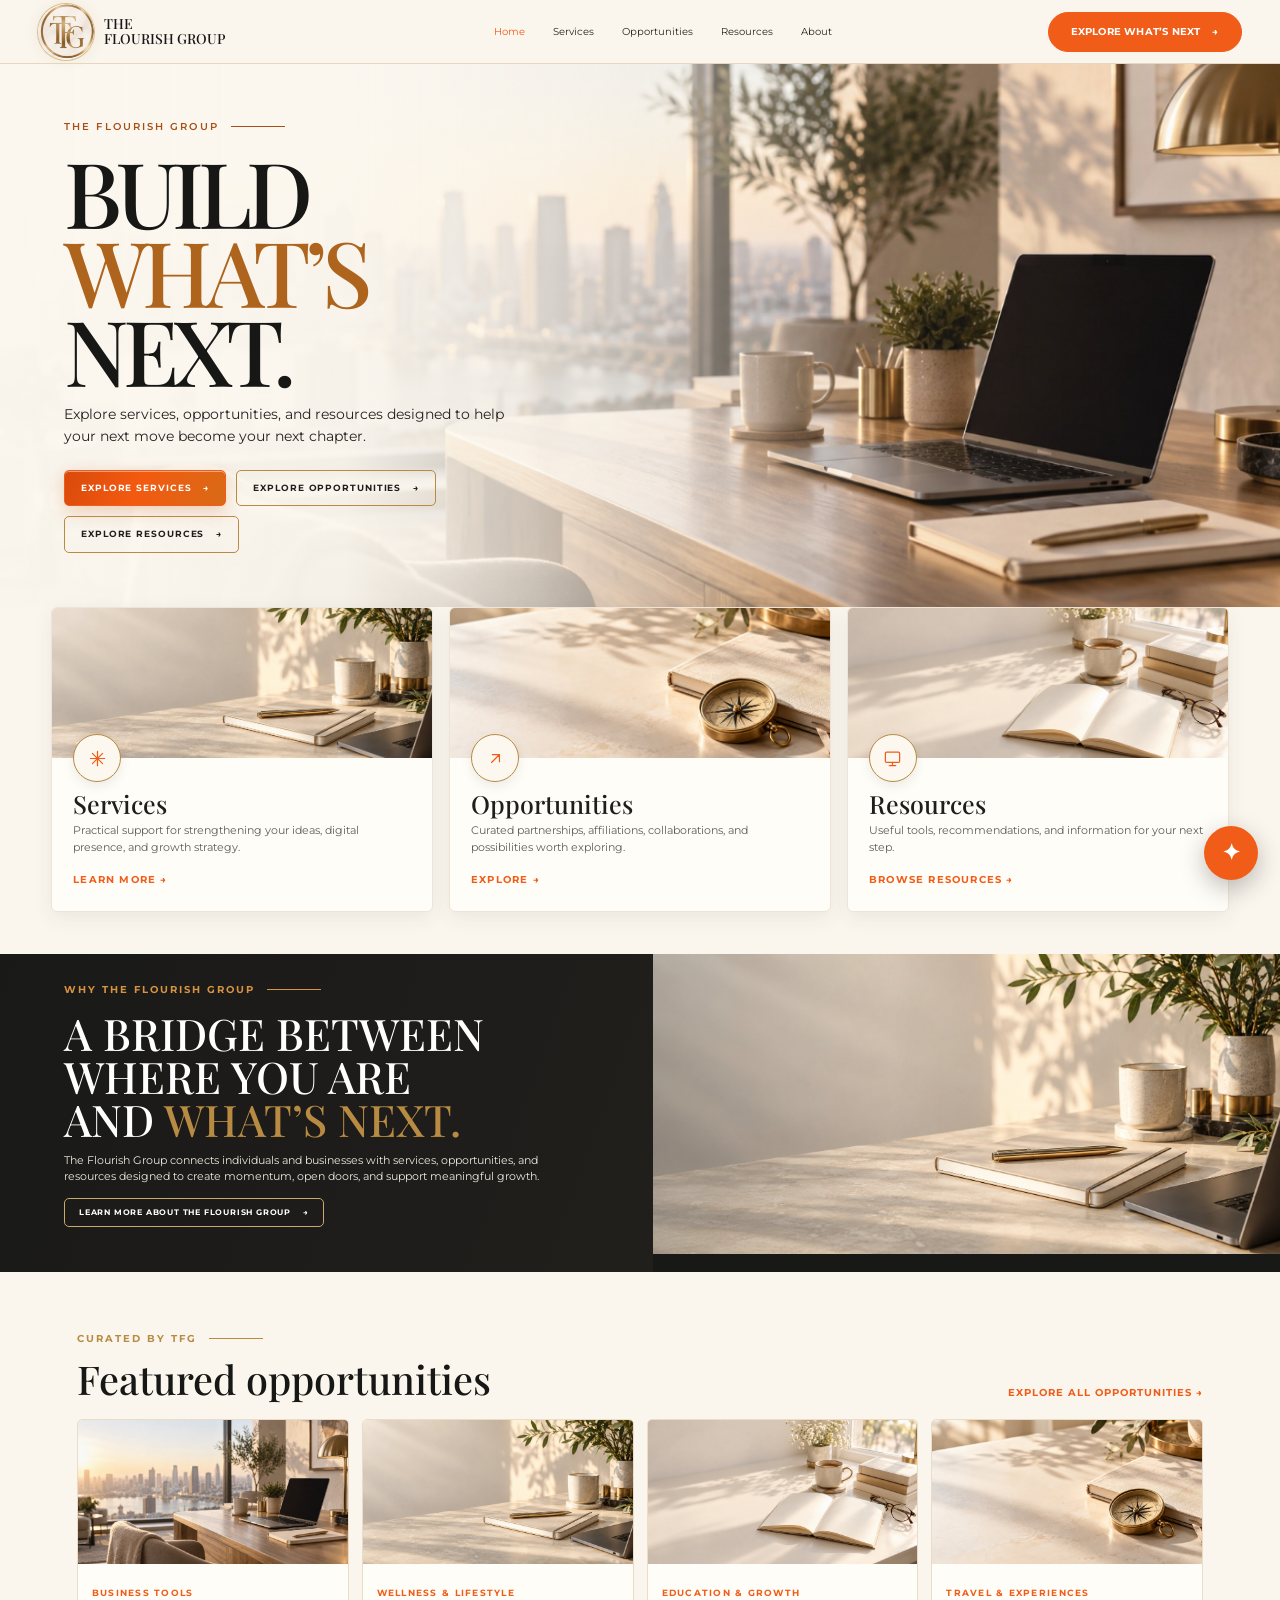
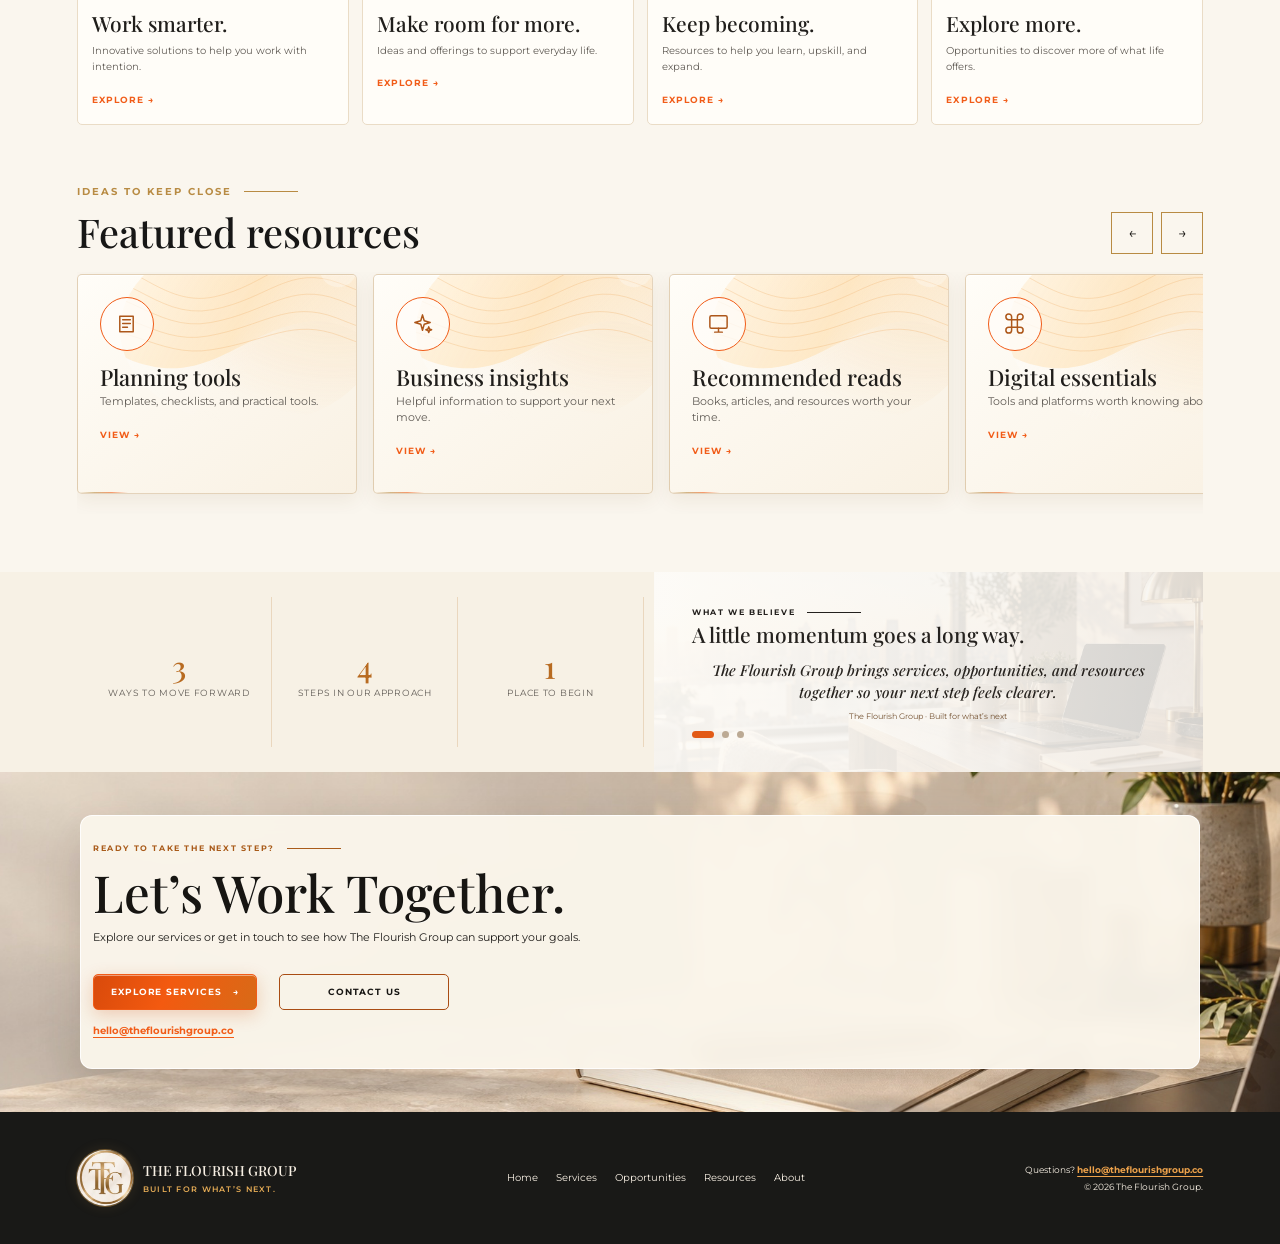
<file: index.html>
<!doctype html>
<html lang="en"><head><meta charset="utf-8"><meta name="viewport" content="width=device-width,initial-scale=1"><meta name="description" content="The Flourish Group brings together services, opportunities, and resources to help you build what’s next."><title>The Flourish Group — Built for What’s Next</title><link rel="stylesheet" href="styles.css?rev=refined-mobile-icons-20260925"></head><body>
<header class="site-header"><a class="brand" href="index.html"><span class="brand-mark" aria-hidden="true"></span><span class="brand-name">THE<br>FLOURISH GROUP</span></a><button class="menu-toggle" aria-label="Open navigation" aria-expanded="false">☰</button><nav class="nav"><a class="active" href="index.html">Home</a><a href="services.html">Services</a><a href="opportunities.html">Opportunities</a><a href="resources.html">Resources</a><a href="about.html">About</a></nav><a class="nav-cta" href="opportunities.html">Explore what’s next <span>→</span></a></header>
<main><section class="hero" data-parallax><div class="hero-copy"><div class="eyebrow">The Flourish Group</div><h1>BUILD<br><em>WHAT’S</em><br>NEXT.</h1><p class="hero-lede">Explore services, opportunities, and resources designed to help your next move become your next chapter.</p><div class="hero-actions"><a class="btn btn-primary" href="services.html">Explore Services <span>→</span></a><a class="btn" href="opportunities.html">Explore Opportunities <span>→</span></a><a class="btn" href="resources.html">Explore Resources <span>→</span></a></div></div><div class="hero-image"><img src="assets/home-hero.jpg" alt="Sunlit workspace with notebook and laptop" fetchpriority="high"></div></section>
<section class="pillars section-pad" aria-label="Explore the Flourish Group"><article class="pillar-card"><a href="services.html"><div class="pillar-visual"><img class="pillar-image" src="assets/services-hero.jpg" alt="Bright, welcoming workspace"></div><div class="pillar-body"><div class="pillar-icon"><svg viewBox="0 0 24 24" aria-hidden="true"><path d="M12 3v18M3 12h18M5.6 5.6l12.8 12.8M18.4 5.6 5.6 18.4"/></svg></div><h2>Services</h2><p>Practical support for strengthening your ideas, digital presence, and growth strategy.</p><span class="text-link">Learn more <span>→</span></span></div></a></article><article class="pillar-card"><a href="opportunities.html"><div class="pillar-visual"><img class="pillar-image" src="assets/opportunities-hero.jpg" alt="Journal and compass suggesting a new direction"></div><div class="pillar-body"><div class="pillar-icon"><svg viewBox="0 0 24 24" aria-hidden="true"><path d="M7 17 17 7M8 7h9v9"/></svg></div><h2>Opportunities</h2><p>Curated partnerships, affiliations, collaborations, and possibilities worth exploring.</p><span class="text-link">Explore <span>→</span></span></div></a></article><article class="pillar-card"><a href="resources.html"><div class="pillar-visual"><img class="pillar-image" src="assets/resources-hero.jpg" alt="Books and notebook in soft sunlight"></div><div class="pillar-body"><div class="pillar-icon"><svg viewBox="0 0 24 24" aria-hidden="true"><rect x="3" y="4" width="18" height="13" rx="1.5"/><path d="M8 21h8m-4-4v4"/></svg></div><h2>Resources</h2><p>Useful tools, recommendations, and information for your next step.</p><span class="text-link">Browse resources <span>→</span></span></div></a></article></section>
<section class="statement"><div class="statement-inner section-pad"><div class="eyebrow">Why The Flourish Group</div><h2>A BRIDGE BETWEEN<br>WHERE YOU ARE<br>AND <em>WHAT’S NEXT.</em></h2><p>The Flourish Group connects individuals and businesses with services, opportunities, and resources designed to create momentum, open doors, and support meaningful growth.</p><a class="btn btn-outline-light" href="about.html">Learn more about The Flourish Group <span>→</span></a></div><div class="statement-photo"><img src="assets/services-hero.jpg" alt="Sunlit lounge and desk in a welcoming workspace"></div></section>
<section class="content-section section-pad"><div class="section-heading"><div><div class="eyebrow">Curated by TFG</div><h2>Featured opportunities</h2></div><a href="opportunities.html">Explore all opportunities <span>→</span></a></div><div class="feature-grid"><article class="feature-card"><div class="feature-image"><img src="assets/home-hero.jpg" alt="Modern tools on a tidy desk"></div><div class="feature-body"><small>Business tools</small><h3>Work smarter.</h3><p>Innovative solutions to help you work with intention.</p><a href="opportunities.html">Explore <span>→</span></a></div></article><article class="feature-card"><div class="feature-image"><img src="assets/services-hero.jpg" alt="Quiet moment for wellness"></div><div class="feature-body"><small>Wellness &amp; lifestyle</small><h3>Make room for more.</h3><p>Ideas and offerings to support everyday life.</p><a href="opportunities.html">Explore <span>→</span></a></div></article><article class="feature-card"><div class="feature-image"><img src="assets/resources-hero.jpg" alt="Books and notes for learning"></div><div class="feature-body"><small>Education &amp; growth</small><h3>Keep becoming.</h3><p>Resources to help you learn, upskill, and expand.</p><a href="opportunities.html">Explore <span>→</span></a></div></article><article class="feature-card"><div class="feature-image"><img src="assets/opportunities-hero.jpg" alt="A compass suggesting new experiences"></div><div class="feature-body"><small>Travel &amp; experiences</small><h3>Explore more.</h3><p>Opportunities to discover more of what life offers.</p><a href="opportunities.html">Explore <span>→</span></a></div></article></div></section>
<section class="content-section section-pad" style="padding-top:0"><div class="section-heading"><div><div class="eyebrow">Ideas to keep close</div><h2>Featured resources</h2></div><div class="carousel-controls"><button type="button" data-scroll="home-resources" data-direction="-1" aria-label="Previous resources">←</button><button type="button" data-scroll="home-resources" data-direction="1" aria-label="Next resources">→</button></div></div><div class="carousel-track" id="home-resources"><article class="category-card"><span class="category-icon"><svg viewBox="0 0 24 24" aria-hidden="true"><path d="M5 4.5h14v16H5zM8 8h8M8 12h8M8 16h5"/></svg></span><h3>Planning tools</h3><p>Templates, checklists, and practical tools.</p><a href="resources.html" class="text-link">View <span>→</span></a></article><article class="category-card"><span class="category-icon"><svg viewBox="0 0 24 24" aria-hidden="true"><path d="m12 3 1.8 6.2L20 11l-6.2 1.8L12 19l-1.8-6.2L4 11l6.2-1.8L12 3Zm6.5 12.5.8 2.2 2.2.8-2.2.8-.8 2.2-.8-2.2-2.2-.8 2.2-.8.8-2.2Z"/></svg></span><h3>Business insights</h3><p>Helpful information to support your next move.</p><a href="resources.html" class="text-link">View <span>→</span></a></article><article class="category-card"><span class="category-icon"><svg viewBox="0 0 24 24" aria-hidden="true"><rect x="3" y="4" width="18" height="13" rx="1.5"/><path d="M8 21h8m-4-4v4"/></svg></span><h3>Recommended reads</h3><p>Books, articles, and resources worth your time.</p><a href="resources.html" class="text-link">View <span>→</span></a></article><article class="category-card"><span class="category-icon"><svg viewBox="0 0 24 24" aria-hidden="true"><path d="M9 6V5a3 3 0 1 0-3 3h12a3 3 0 1 0-3-3v14a3 3 0 1 0 3-3H6a3 3 0 1 0 3 3V6Z"/></svg></span><h3>Digital essentials</h3><p>Tools and platforms worth knowing about.</p><a href="resources.html" class="text-link">View <span>→</span></a></article></div></section>
<section class="proof-section section-pad"><div class="stats"><div class="stat"><strong data-count="3">0</strong><span>Ways to move forward</span></div><div class="stat"><strong data-count="4">0</strong><span>Steps in our approach</span></div><div class="stat"><strong>1</strong><span>Place to begin</span></div></div><section class="testimonial-shell"><div class="eyebrow">What we believe</div><h2 class="section-title">A little momentum goes a long way.</h2><div class="testimonial-card" data-quotes='["The Flourish Group brings services, opportunities, and resources together so your next step feels clearer.","A thoughtful connection can open the door to what comes next.","Useful guidance helps turn possibility into progress."]'><div class="testimonial-mark">“</div><blockquote>The Flourish Group brings services, opportunities, and resources together so your next step feels clearer.</blockquote><p>The Flourish Group · Built for what’s next</p><div class="carousel-dots"><button aria-label="Show statement 1" aria-current="true"></button><button aria-label="Show statement 2" aria-current="false"></button><button aria-label="Show statement 3" aria-current="false"></button></div></div></section></section>
<section class="growth" id="contact"><div class="growth-card"><div class="eyebrow">Ready to take the next step?</div><h2>Let’s Work Together.</h2><p>Explore our services or get in touch to see how The Flourish Group can support your goals.</p><div class="cta-actions"><a class="btn btn-primary" href="services.html">Explore Services <span>→</span></a><a class="btn btn-secondary" href="mailto:hello@theflourishgroup.co">Contact Us</a></div><a class="contact-email" href="mailto:hello@theflourishgroup.co">hello@theflourishgroup.co</a></div></section></main>
<footer class="site-footer"><div class="footer-brand"><span class="brand-mark footer-mark" aria-hidden="true"></span><div>THE FLOURISH GROUP<small>BUILT FOR WHAT’S NEXT.</small></div></div><nav class="footer-nav"><a href="index.html">Home</a><a href="services.html">Services</a><a href="opportunities.html">Opportunities</a><a href="resources.html">Resources</a><a href="about.html">About</a></nav><div class="footer-meta">Questions? <a class="contact-email" href="mailto:hello@theflourishgroup.co">hello@theflourishgroup.co</a><br>© 2026 The Flourish Group.</div></footer><script src="site-refresh.js"></script></body></html>
</file>
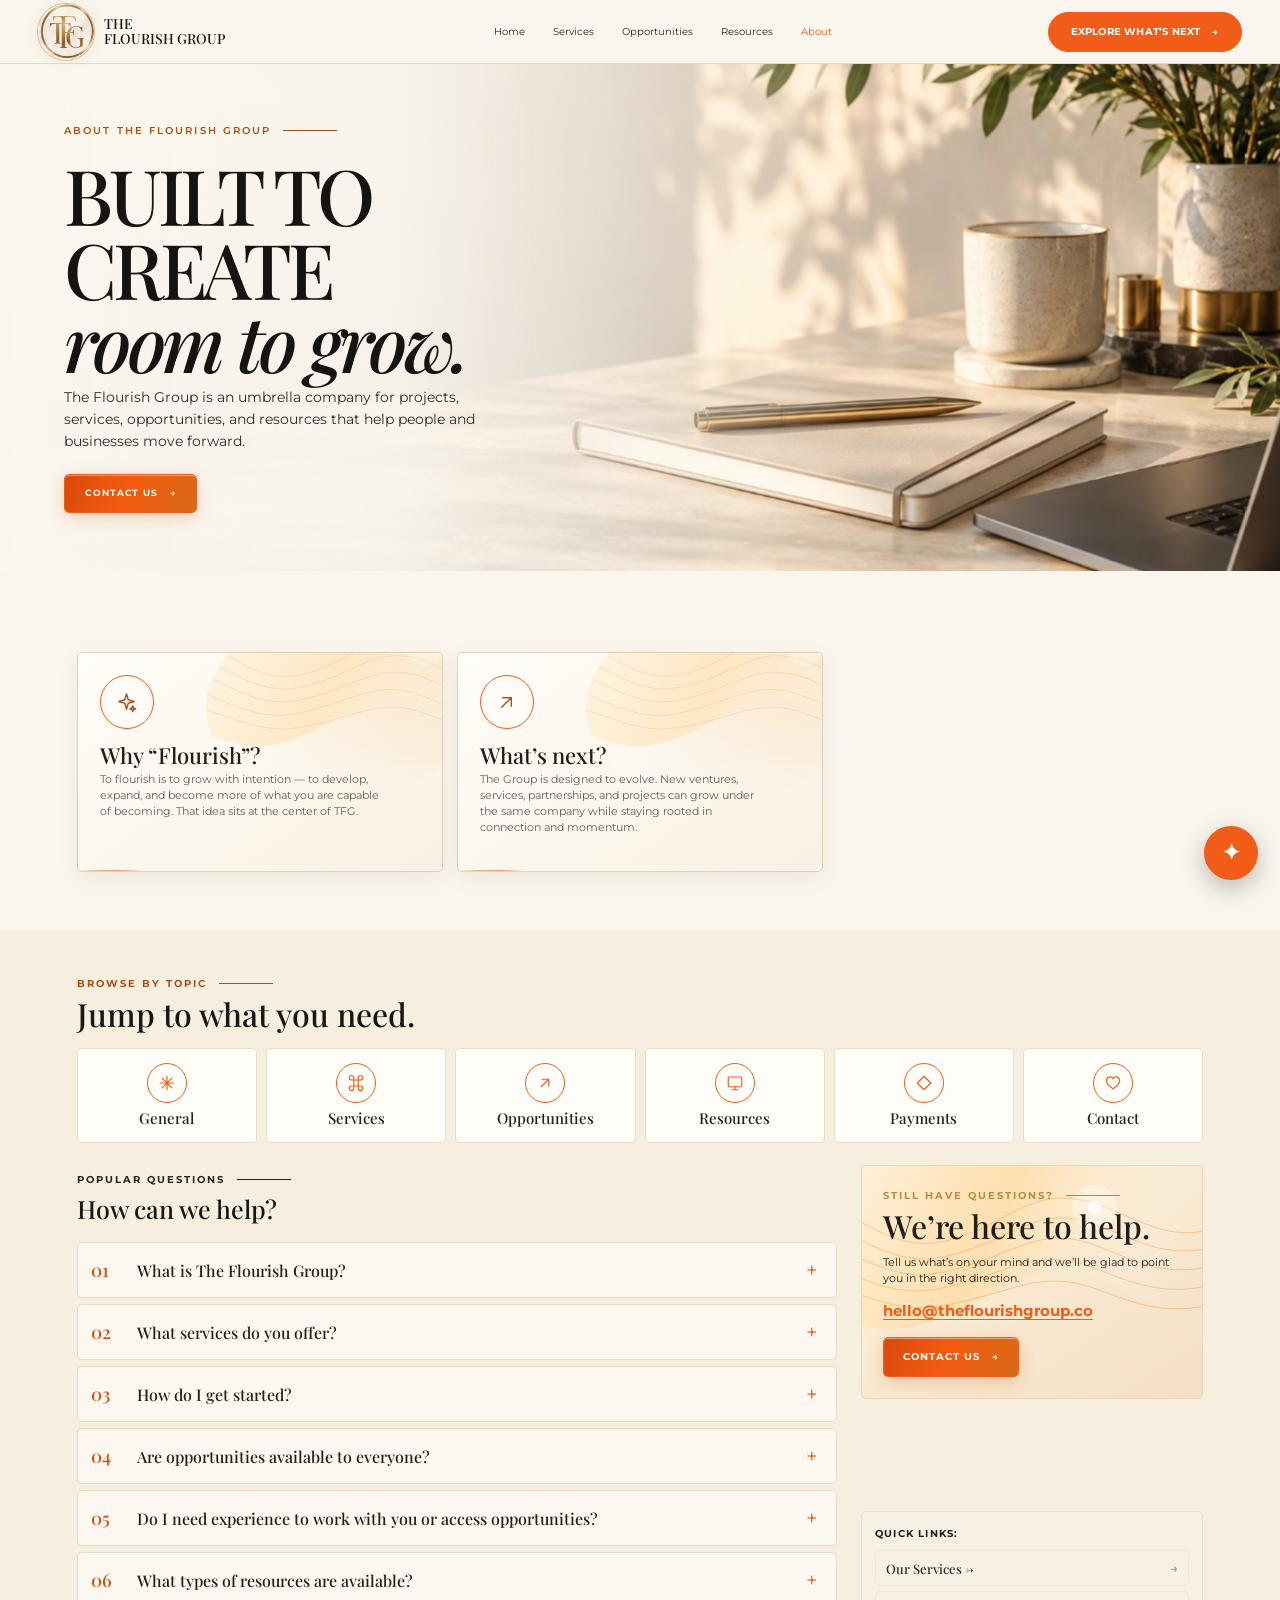
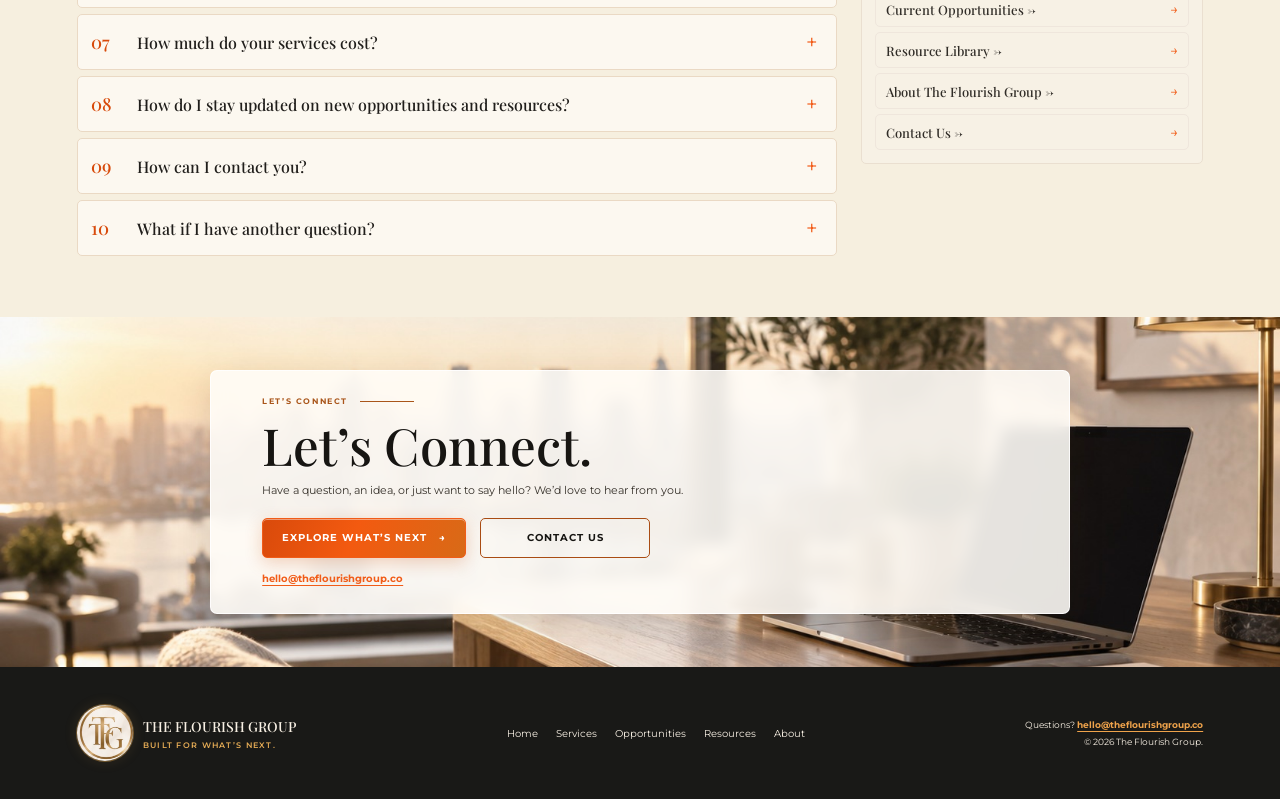
<file: about.html>
<!doctype html>
<html lang="en"><head><meta charset="utf-8"><meta name="viewport" content="width=device-width,initial-scale=1"><meta name="description" content="Learn about The Flourish Group and find answers to common questions."><title>About &amp; FAQs | The Flourish Group</title><link rel="stylesheet" href="styles.css?rev=about-topic-icons-20260925"></head><body>
<header class="site-header"><a class="brand" href="index.html"><span class="brand-mark" aria-hidden="true"></span><span class="brand-name">THE<br>FLOURISH GROUP</span></a><button class="menu-toggle" aria-label="Open navigation" aria-expanded="false">☰</button><nav class="nav"><a href="index.html">Home</a><a href="services.html">Services</a><a href="opportunities.html">Opportunities</a><a href="resources.html">Resources</a><a class="active" href="about.html">About</a></nav><a class="nav-cta" href="opportunities.html">Explore what’s next <span>→</span></a></header>
<main><section class="page-hero" data-parallax><div class="hero-copy"><div class="eyebrow">About The Flourish Group</div><h1>BUILT TO CREATE<br><em>room to grow.</em></h1><p class="hero-lede">The Flourish Group is an umbrella company for projects, services, opportunities, and resources that help people and businesses move forward.</p><a class="btn btn-primary" href="mailto:hello@theflourishgroup.co">Contact Us <span>→</span></a></div><div class="hero-image"><img src="assets/services-hero.jpg" alt="A welcoming, sunlit workspace" fetchpriority="high"></div></section><section class="content-section section-pad"><div class="category-grid"><article class="category-card"><span class="category-icon"><svg viewBox="0 0 24 24" aria-hidden="true"><path d="m12 3 1.8 6.2L20 11l-6.2 1.8L12 19l-1.8-6.2L4 11l6.2-1.8L12 3Zm6.5 12.5.8 2.2 2.2.8-2.2.8-.8 2.2-.8-2.2-2.2-.8 2.2-.8.8-2.2Z"/></svg></span><h3>Why “Flourish”?</h3><p>To flourish is to grow with intention — to develop, expand, and become more of what you are capable of becoming. That idea sits at the center of TFG.</p></article><article class="category-card"><span class="category-icon"><svg viewBox="0 0 24 24" aria-hidden="true"><path d="M7 17 17 7M8 7h9v9"/></svg></span><h3>What’s next?</h3><p>The Group is designed to evolve. New ventures, services, partnerships, and projects can grow under the same company while staying rooted in connection and momentum.</p></article></div></section><section class="content-section section-pad" id="questions"><div class="eyebrow">Browse by topic</div><h2 class="section-title">Jump to what you need.</h2><div class="faq-topic-grid"><a class="topic-card" href="#general"><span><svg viewBox="0 0 24 24" aria-hidden="true"><path d="M12 3v18M3 12h18M5.6 5.6l12.8 12.8M18.4 5.6 5.6 18.4"/></svg></span><strong>General</strong></a><a class="topic-card" href="#services"><span><svg viewBox="0 0 24 24" aria-hidden="true"><path d="M9 6V5a3 3 0 1 0-3 3h12a3 3 0 1 0-3-3v14a3 3 0 1 0 3-3H6a3 3 0 1 0 3 3V6Z"/></svg></span><strong>Services</strong></a><a class="topic-card" href="#opportunities"><span><svg viewBox="0 0 24 24" aria-hidden="true"><path d="M7 17 17 7M8 7h9v9"/></svg></span><strong>Opportunities</strong></a><a class="topic-card" href="#resources"><span><svg viewBox="0 0 24 24" aria-hidden="true"><rect x="3" y="4" width="18" height="13" rx="1.5"/><path d="M8 21h8m-4-4v4"/></svg></span><strong>Resources</strong></a><a class="topic-card" href="#payments"><span><svg viewBox="0 0 24 24" aria-hidden="true"><path d="m12 3 9 9-9 9-9-9 9-9Z"/></svg></span><strong>Payments</strong></a><a class="topic-card" href="#contact-faq"><span><svg viewBox="0 0 24 24" aria-hidden="true"><path d="M20.8 8.8c0 5.2-8.8 11-8.8 11s-8.8-5.8-8.8-11A4.8 4.8 0 0 1 12 6.1a4.8 4.8 0 0 1 8.8 2.7Z"/></svg></span><strong>Contact</strong></a></div>
<div class="faq-layout"><div class="faq-main"><div class="eyebrow">Popular questions</div><h2 class="section-title">How can we help?</h2><div class="faq-list"><article class="faq-item" id="general"><button class="faq-question" aria-expanded="false"><span class="faq-number">01</span><strong>What is The Flourish Group?</strong><span class="faq-toggle">+</span></button><div class="faq-answer"><div><p>The Flourish Group connects people and businesses with thoughtful services, opportunities, and resources to support what comes next.</p></div></div></article>
<article class="faq-item" id="services"><button class="faq-question" aria-expanded="false"><span class="faq-number">02</span><strong>What services do you offer?</strong><span class="faq-toggle">+</span></button><div class="faq-answer"><div><p>Our areas of support include planning and strategy, business support, brand and digital presence, systems and operations, technology, and wellness and lifestyle. Visit <a href="services.html">Services</a> for details.</p></div></div></article>
<article class="faq-item"><button class="faq-question" aria-expanded="false"><span class="faq-number">03</span><strong>How do I get started?</strong><span class="faq-toggle">+</span></button><div class="faq-answer"><div><p>Email <a class="contact-email" href="mailto:hello@theflourishgroup.co">hello@theflourishgroup.co</a> with a little about what you’re looking for. We’ll follow up to discuss a useful next step.</p></div></div></article>
<article class="faq-item" id="opportunities"><button class="faq-question" aria-expanded="false"><span class="faq-number">04</span><strong>Are opportunities available to everyone?</strong><span class="faq-toggle">+</span></button><div class="faq-answer"><div><p>Availability and eligibility depend on the specific offering. We’ll share the details available so you can decide whether it’s a good fit.</p></div></div></article>
<article class="faq-item"><button class="faq-question" aria-expanded="false"><span class="faq-number">05</span><strong>Do I need experience to work with you or access opportunities?</strong><span class="faq-toggle">+</span></button><div class="faq-answer"><div><p>It depends on the service or opportunity. Each listing or conversation will outline any relevant experience or eligibility requirements.</p></div></div></article>
<article class="faq-item" id="resources"><button class="faq-question" aria-expanded="false"><span class="faq-number">06</span><strong>What types of resources are available?</strong><span class="faq-toggle">+</span></button><div class="faq-answer"><div><p>Our collection is intended to include practical tools, templates, business insights, recommended reads, and digital essentials.</p></div></div></article>
<article class="faq-item" id="payments"><button class="faq-question" aria-expanded="false"><span class="faq-number">07</span><strong>How much do your services cost?</strong><span class="faq-toggle">+</span></button><div class="faq-answer"><div><p>Fees depend on the scope of support. We’ll discuss the details and any costs with you before work begins.</p></div></div></article>
<article class="faq-item"><button class="faq-question" aria-expanded="false"><span class="faq-number">08</span><strong>How do I stay updated on new opportunities and resources?</strong><span class="faq-toggle">+</span></button><div class="faq-answer"><div><p>Check the Opportunities and Resources pages for current information. You can also email us and ask to be pointed toward relevant updates.</p></div></div></article>
<article class="faq-item" id="contact-faq"><button class="faq-question" aria-expanded="false"><span class="faq-number">09</span><strong>How can I contact you?</strong><span class="faq-toggle">+</span></button><div class="faq-answer"><div><p>Email us at <a class="contact-email" href="mailto:hello@theflourishgroup.co">hello@theflourishgroup.co</a>. We look forward to hearing from you.</p></div></div></article>
<article class="faq-item"><button class="faq-question" aria-expanded="false"><span class="faq-number">10</span><strong>What if I have another question?</strong><span class="faq-toggle">+</span></button><div class="faq-answer"><div><p>Reach out at <a class="contact-email" href="mailto:hello@theflourishgroup.co">hello@theflourishgroup.co</a> and tell us what you’d like to know.</p></div></div></article></div></div><div class="help-panel"><div><div class="eyebrow">Still have questions?</div><h2>We’re here to help.</h2><p>Tell us what’s on your mind and we’ll be glad to point you in the right direction.</p><a class="contact-email" href="mailto:hello@theflourishgroup.co">hello@theflourishgroup.co</a></div><a class="btn btn-primary" href="mailto:hello@theflourishgroup.co">Contact Us <span>→</span></a></div><div class="quick-links"><strong>Quick links:</strong><a href="services.html">Our Services →</a><a href="opportunities.html">Current Opportunities →</a><a href="resources.html">Resource Library →</a><a href="about.html">About The Flourish Group →</a><a href="mailto:hello@theflourishgroup.co">Contact Us →</a></div></div></section><section class="cta-band" id="contact"><div class="cta-card"><div><div class="eyebrow">Let’s connect</div><h2>Let’s Connect.</h2><p>Have a question, an idea, or just want to say hello? We’d love to hear from you.</p></div><div class="cta-actions"><a class="btn btn-primary" href="opportunities.html">Explore what’s next <span>→</span></a><a class="btn btn-secondary" href="mailto:hello@theflourishgroup.co">Contact Us</a></div><a class="contact-email" href="mailto:hello@theflourishgroup.co">hello@theflourishgroup.co</a></div></section></main>
<footer class="site-footer"><div class="footer-brand"><span class="brand-mark footer-mark" aria-hidden="true"></span><div>THE FLOURISH GROUP<small>BUILT FOR WHAT’S NEXT.</small></div></div><nav class="footer-nav"><a href="index.html">Home</a><a href="services.html">Services</a><a href="opportunities.html">Opportunities</a><a href="resources.html">Resources</a><a href="about.html">About</a></nav><div class="footer-meta">Questions? <a class="contact-email" href="mailto:hello@theflourishgroup.co">hello@theflourishgroup.co</a><br>© 2026 The Flourish Group.</div></footer><script src="site-refresh.js"></script></body></html>
</file>
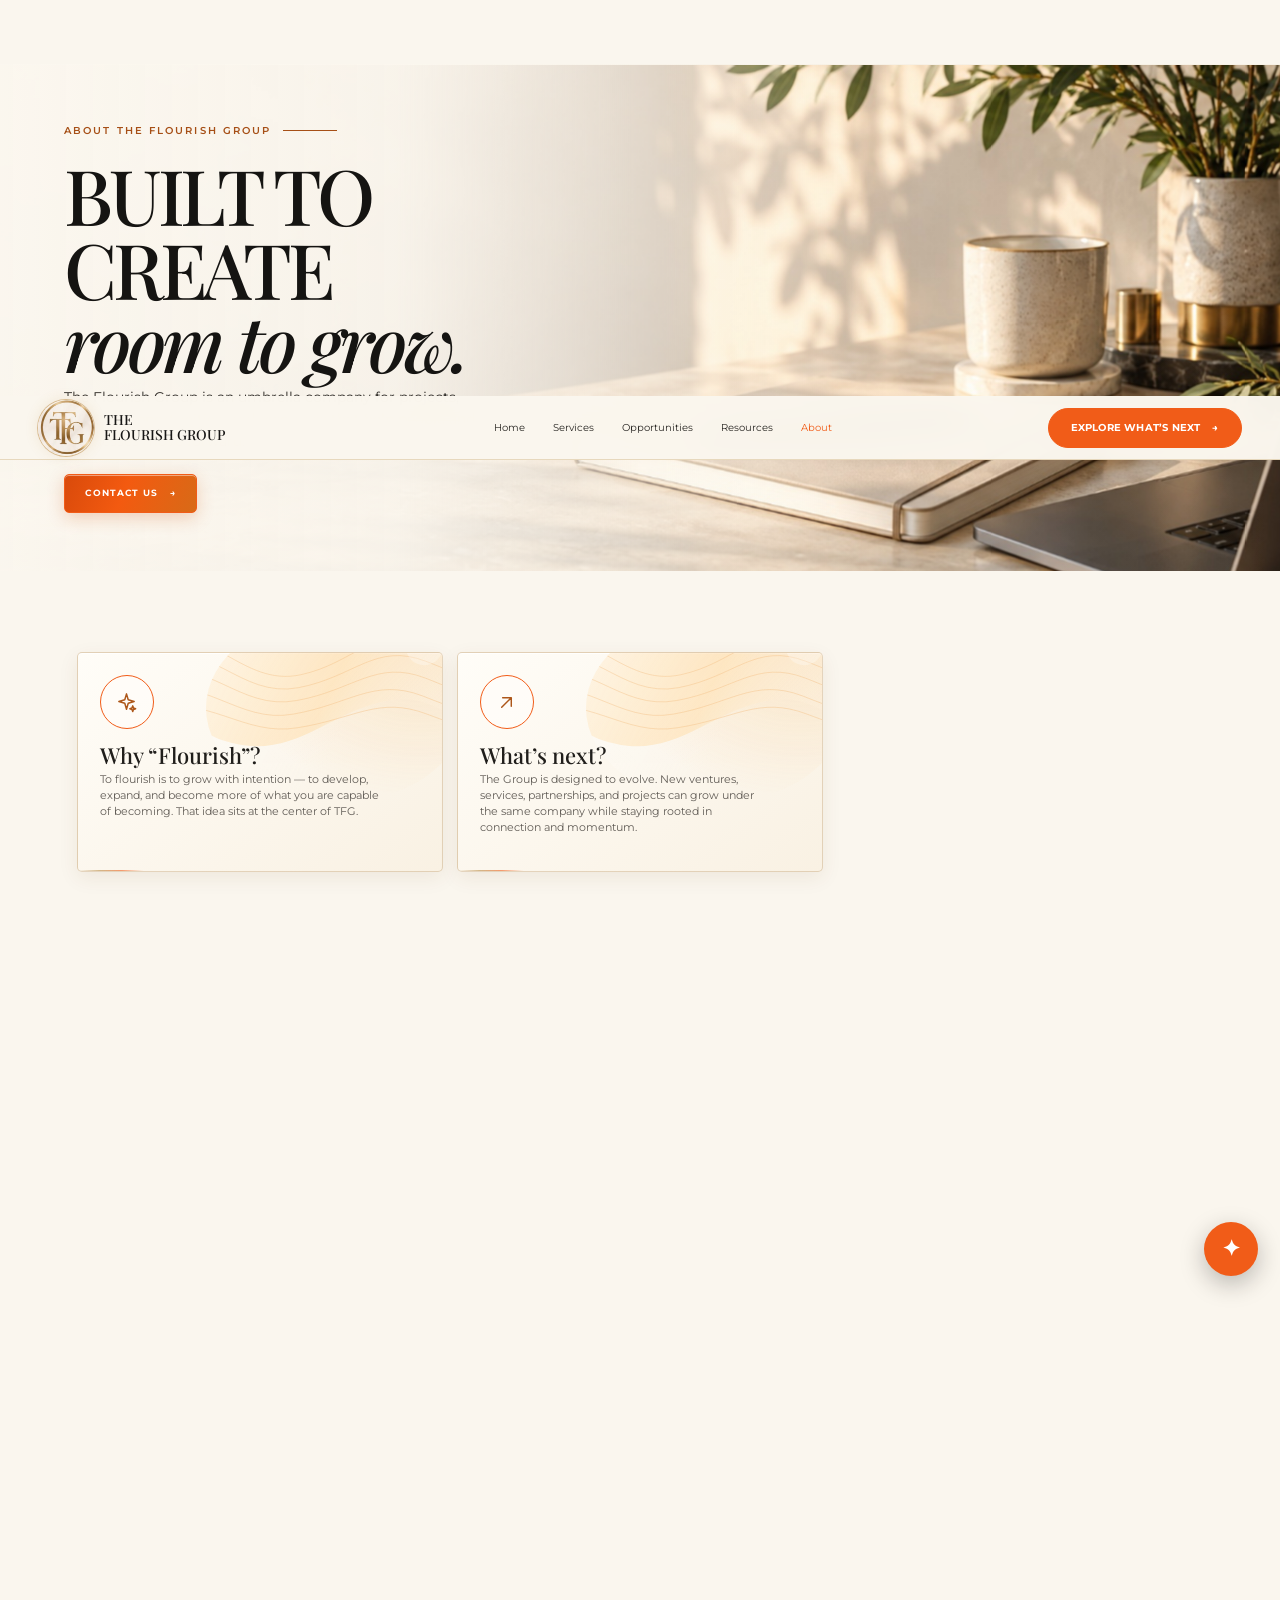
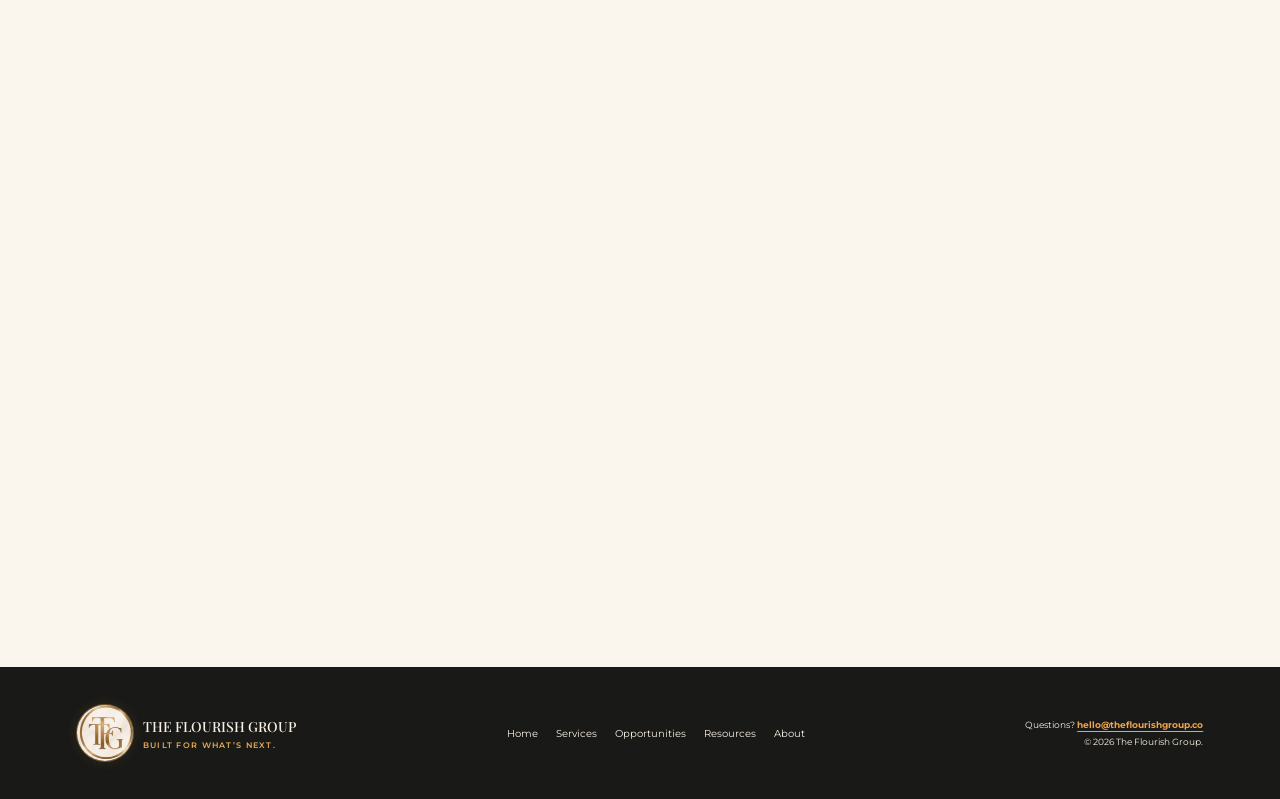
<file: faq.html>
<!doctype html><html lang="en"><head><meta charset="utf-8"><meta http-equiv="refresh" content="0; url=about.html#questions"><link rel="canonical" href="https://theflourishgroup.co/about.html#questions"><title>FAQs moved | The Flourish Group</title></head><body><p>Our questions and answers are now on the <a href="about.html#questions">About page</a>.</p></body></html>
</file>
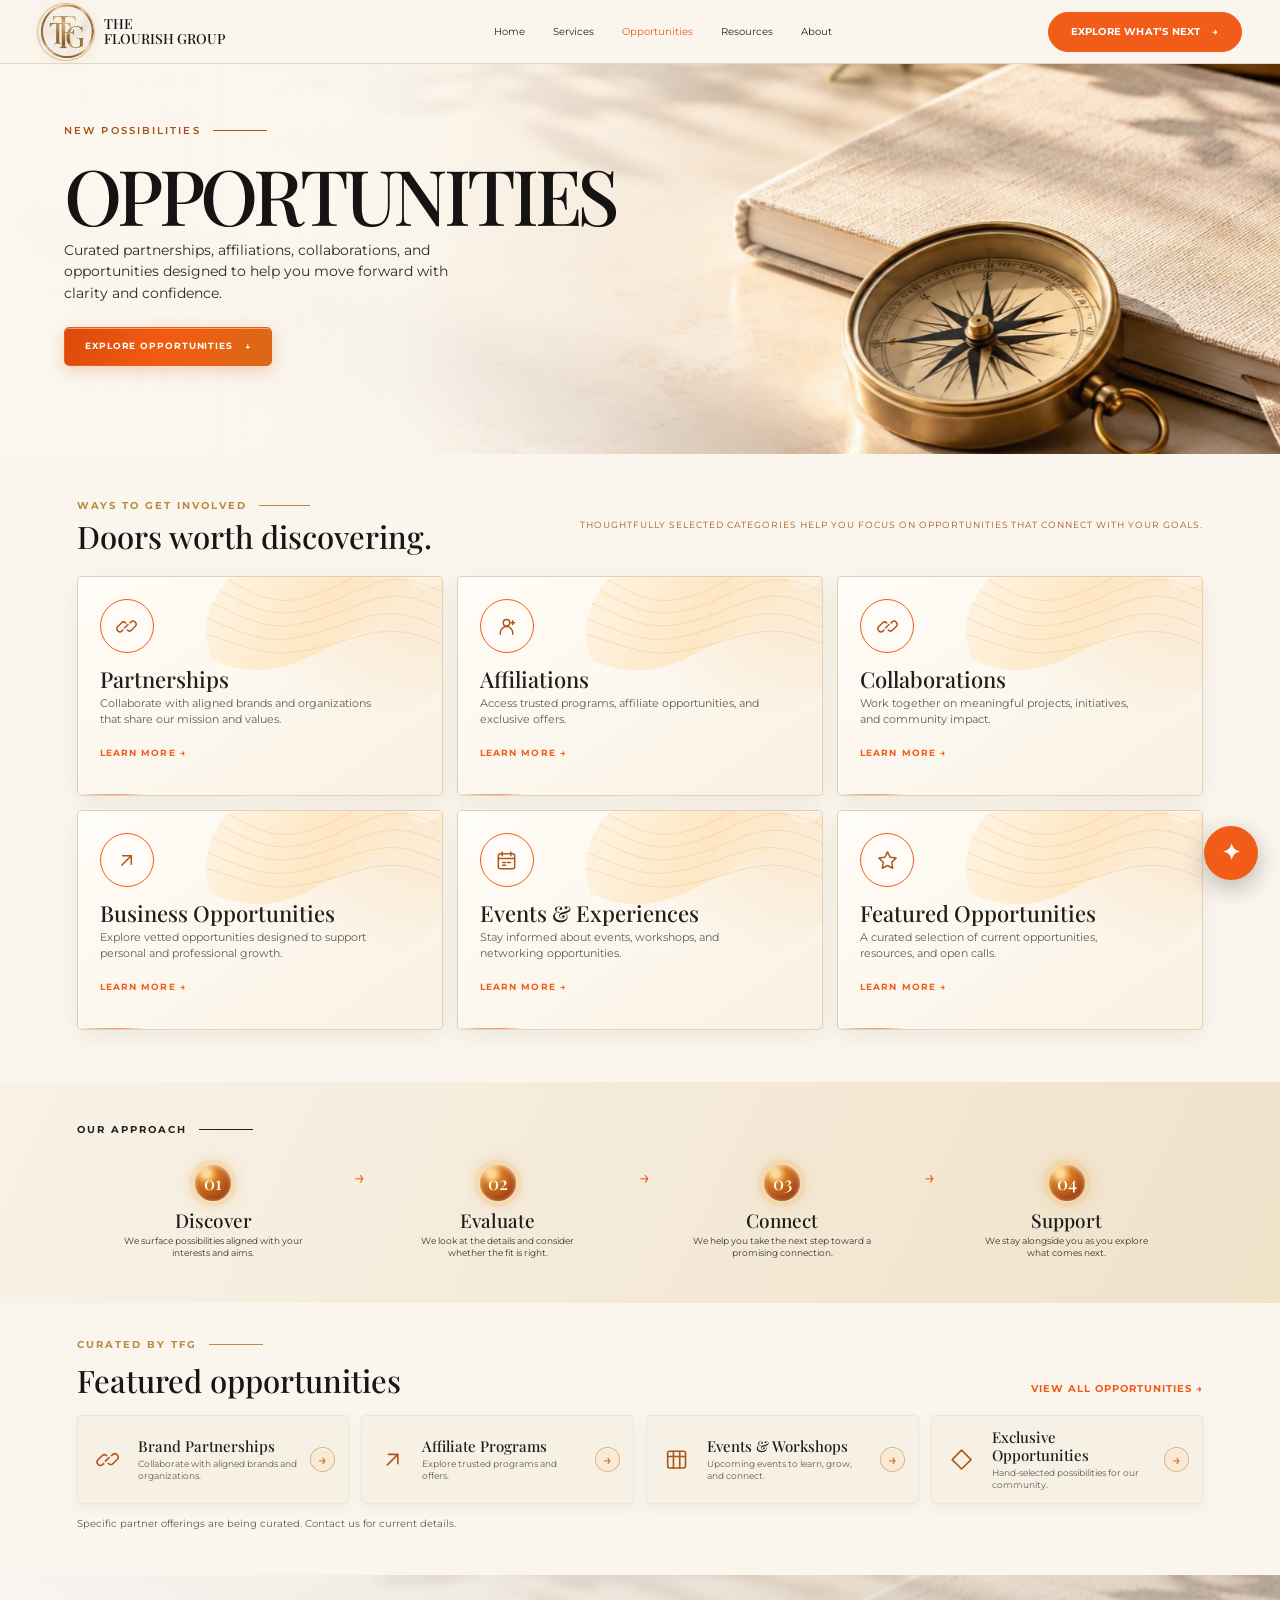
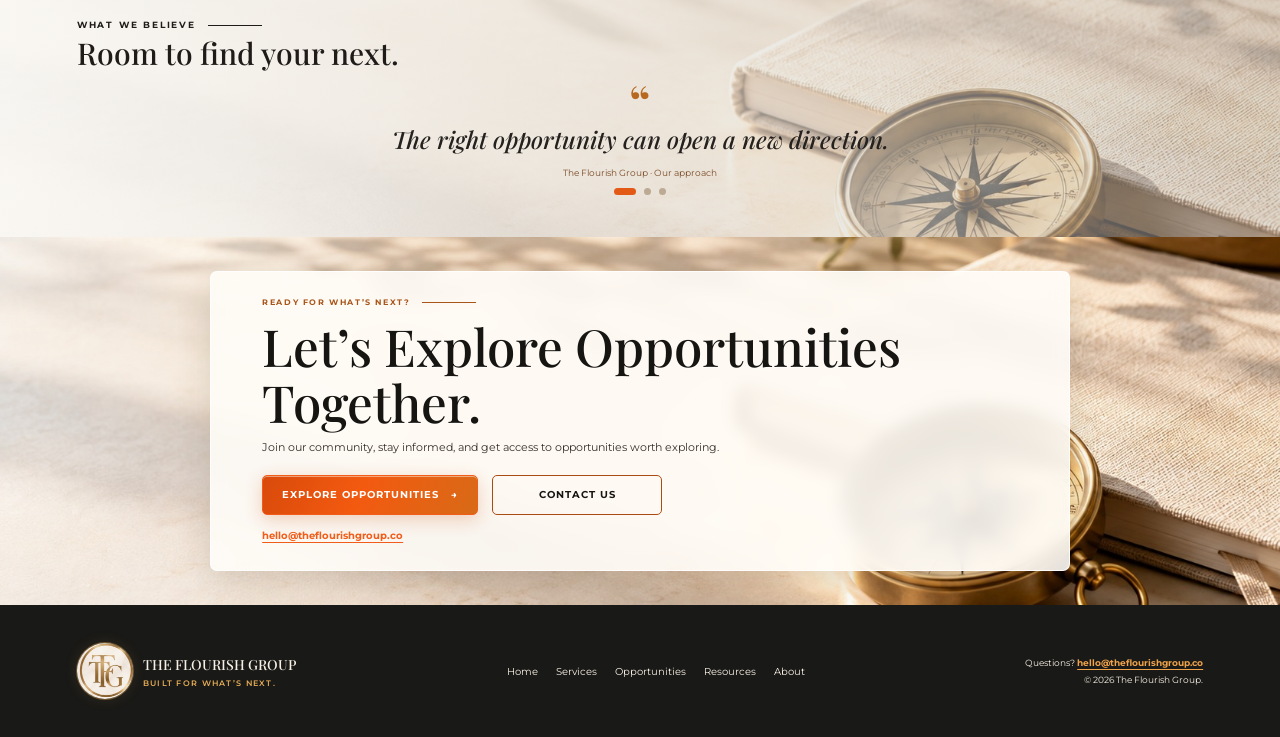
<file: opportunities.html>
<!doctype html>
<html lang="en"><head><meta charset="utf-8"><meta name="viewport" content="width=device-width,initial-scale=1"><meta name="description" content="Discover curated opportunities selected by The Flourish Group."><title>Opportunities | The Flourish Group</title><link rel="stylesheet" href="styles.css?rev=refined-mobile-icons-20260925"></head><body>
<header class="site-header"><a class="brand" href="index.html"><span class="brand-mark" aria-hidden="true"></span><span class="brand-name">THE<br>FLOURISH GROUP</span></a><button class="menu-toggle" aria-label="Open navigation" aria-expanded="false">☰</button><nav class="nav"><a href="index.html">Home</a><a href="services.html">Services</a><a class="active" href="opportunities.html">Opportunities</a><a href="resources.html">Resources</a><a href="about.html">About</a></nav><a class="nav-cta" href="opportunities.html">Explore what’s next <span>→</span></a></header>
<main><section class="page-hero" data-parallax><div class="hero-copy"><div class="eyebrow">New possibilities</div><h1>OPPORTUNITIES</h1><p class="hero-lede">Curated partnerships, affiliations, collaborations, and opportunities designed to help you move forward with clarity and confidence.</p><a class="btn btn-primary" href="#categories">Explore opportunities <span>↓</span></a></div><div class="hero-image"><img src="assets/opportunities-hero.jpg" alt="Compass and journal in warm afternoon light" fetchpriority="high"></div></section>
<section class="content-section section-pad category-section opportunity-categories" id="categories"><div class="section-intro"><div class="eyebrow">Ways to get involved</div><h2 class="section-title">Doors worth discovering.</h2><p class="page-lede">Thoughtfully selected categories help you focus on opportunities that connect with your goals.</p></div><div class="category-grid"><article class="category-card wave-card"><span class="category-icon"><svg viewBox="0 0 24 24" aria-hidden="true"><path d="M10 13.5 13.5 10M8.2 15.8l-1 1a3.2 3.2 0 0 1-4.5-4.5l4-4a3.2 3.2 0 0 1 4.5 0M15.8 8.2l1-1a3.2 3.2 0 0 1 4.5 4.5l-4 4a3.2 3.2 0 0 1-4.5 0"/></svg></span><h3>Partnerships</h3><p>Collaborate with aligned brands and organizations that share our mission and values.</p><a class="text-link" href="#featured">Learn more <span>→</span></a></article><article class="category-card wave-card"><span class="category-icon"><svg viewBox="0 0 24 24" aria-hidden="true"><circle cx="12" cy="8" r="3.4"/><path d="M5.5 20v-1.4a6.5 6.5 0 0 1 13 0V20M18.5 6v4M16.5 8h4"/></svg></span><h3>Affiliations</h3><p>Access trusted programs, affiliate opportunities, and exclusive offers.</p><a class="text-link" href="#featured">Learn more <span>→</span></a></article><article class="category-card wave-card"><span class="category-icon"><svg viewBox="0 0 24 24" aria-hidden="true"><path d="M10 13.5 13.5 10M8.2 15.8l-1 1a3.2 3.2 0 0 1-4.5-4.5l4-4a3.2 3.2 0 0 1 4.5 0M15.8 8.2l1-1a3.2 3.2 0 0 1 4.5 4.5l-4 4a3.2 3.2 0 0 1-4.5 0"/></svg></span><h3>Collaborations</h3><p>Work together on meaningful projects, initiatives, and community impact.</p><a class="text-link" href="#featured">Learn more <span>→</span></a></article><article class="category-card wave-card"><span class="category-icon"><svg viewBox="0 0 24 24" aria-hidden="true"><path d="M7 17 17 7M8 7h9v9"/></svg></span><h3>Business Opportunities</h3><p>Explore vetted opportunities designed to support personal and professional growth.</p><a class="text-link" href="#featured">Learn more <span>→</span></a></article><article class="category-card wave-card"><span class="category-icon"><svg viewBox="0 0 24 24" aria-hidden="true"><rect x="3.5" y="5" width="17" height="15.5" rx="2"/><path d="M7.5 3v4M16.5 3v4M3.5 10h17M8 14h3m2 0h3m-8 3h3"/></svg></span><h3>Events &amp; Experiences</h3><p>Stay informed about events, workshops, and networking opportunities.</p><a class="text-link" href="#featured">Learn more <span>→</span></a></article><article class="category-card wave-card"><span class="category-icon"><svg viewBox="0 0 24 24" aria-hidden="true"><path d="m12 3 2.7 5.6 6.2.9-4.5 4.4 1.1 6.2-5.5-2.9-5.5 2.9 1.1-6.2-4.5-4.4 6.2-.9L12 3Z"/></svg></span><h3>Featured Opportunities</h3><p>A curated selection of current opportunities, resources, and open calls.</p><a class="text-link" href="#featured">Learn more <span>→</span></a></article></div></section>
<section class="approach section-pad"><div class="eyebrow">Our approach</div><h2 class="section-title">Find the fit. Move with confidence.</h2><div class="steps"><article class="step"><span class="step-no">01</span><h3>Discover</h3><p>We surface possibilities aligned with your interests and aims.</p></article><article class="step"><span class="step-no">02</span><h3>Evaluate</h3><p>We look at the details and consider whether the fit is right.</p></article><article class="step"><span class="step-no">03</span><h3>Connect</h3><p>We help you take the next step toward a promising connection.</p></article><article class="step"><span class="step-no">04</span><h3>Support</h3><p>We stay alongside you as you explore what comes next.</p></article></div></section>
<section class="content-section section-pad featured-section" id="featured"><div class="section-heading"><div><div class="eyebrow">Curated by TFG</div><h2>Featured opportunities</h2></div><a class="text-link" href="#contact">View all opportunities <span>→</span></a></div><div class="featured-opportunity-grid"><article class="featured-opportunity"><span class="category-icon"><svg viewBox="0 0 24 24" aria-hidden="true"><path d="M10 13.5 13.5 10M8.2 15.8l-1 1a3.2 3.2 0 0 1-4.5-4.5l4-4a3.2 3.2 0 0 1 4.5 0M15.8 8.2l1-1a3.2 3.2 0 0 1 4.5 4.5l-4 4a3.2 3.2 0 0 1-4.5 0"/></svg></span><div><h3>Brand Partnerships</h3><p>Collaborate with aligned brands and organizations.</p></div><a href="#contact" aria-label="Ask about brand partnerships"><span class="arrow-mark" aria-hidden="true">→</span></a></article><article class="featured-opportunity"><span class="category-icon"><svg viewBox="0 0 24 24" aria-hidden="true"><path d="M7 17 17 7M8 7h9v9"/></svg></span><div><h3>Affiliate Programs</h3><p>Explore trusted programs and offers.</p></div><a href="#contact" aria-label="Ask about affiliate programs"><span class="arrow-mark" aria-hidden="true">→</span></a></article><article class="featured-opportunity"><span class="category-icon"><svg viewBox="0 0 24 24" aria-hidden="true"><rect x="3.5" y="4" width="17" height="16" rx="1.8"/><path d="M3.5 9h17M9 4v16m6-16v16"/></svg></span><div><h3>Events &amp; Workshops</h3><p>Upcoming events to learn, grow, and connect.</p></div><a href="#contact" aria-label="Ask about events and workshops"><span class="arrow-mark" aria-hidden="true">→</span></a></article><article class="featured-opportunity"><span class="category-icon"><svg viewBox="0 0 24 24" aria-hidden="true"><path d="m12 3 9 9-9 9-9-9 9-9Z"/></svg></span><div><h3>Exclusive Opportunities</h3><p>Hand-selected possibilities for our community.</p></div><a href="#contact" aria-label="Ask about exclusive opportunities"><span class="arrow-mark" aria-hidden="true">→</span></a></article></div><p class="page-lede">Specific partner offerings are being curated. Contact us for current details.</p></section>
<section class="testimonial-shell"><div class="eyebrow">What we believe</div><h2 class="section-title">Room to find your next.</h2><div class="testimonial-card" data-quotes='["The right opportunity can open a new direction.","Every connection should make sense for your goals.","We are here to help you explore what comes next."]'><div class="testimonial-mark">“</div><blockquote>The right opportunity can open a new direction.</blockquote><p>The Flourish Group · Our approach</p><div class="carousel-dots"><button aria-label="Show statement 1" aria-current="true"></button><button aria-label="Show statement 2" aria-current="false"></button><button aria-label="Show statement 3" aria-current="false"></button></div></div></section>
<section class="cta-band" id="contact"><div class="cta-card"><div><div class="eyebrow">Ready for what’s next?</div><h2>Let’s Explore Opportunities Together.</h2><p>Join our community, stay informed, and get access to opportunities worth exploring.</p></div><div class="cta-actions"><a class="btn btn-primary" href="opportunities.html">Explore Opportunities <span>→</span></a><a class="btn btn-secondary" href="mailto:hello@theflourishgroup.co">Contact Us</a></div><a class="contact-email" href="mailto:hello@theflourishgroup.co">hello@theflourishgroup.co</a></div></section></main>
<footer class="site-footer"><div class="footer-brand"><span class="brand-mark footer-mark" aria-hidden="true"></span><div>THE FLOURISH GROUP<small>BUILT FOR WHAT’S NEXT.</small></div></div><nav class="footer-nav"><a href="index.html">Home</a><a href="services.html">Services</a><a href="opportunities.html">Opportunities</a><a href="resources.html">Resources</a><a href="about.html">About</a></nav><div class="footer-meta">Questions? <a class="contact-email" href="mailto:hello@theflourishgroup.co">hello@theflourishgroup.co</a><br>© 2026 The Flourish Group.</div></footer><script src="site-refresh.js"></script></body></html>
</file>
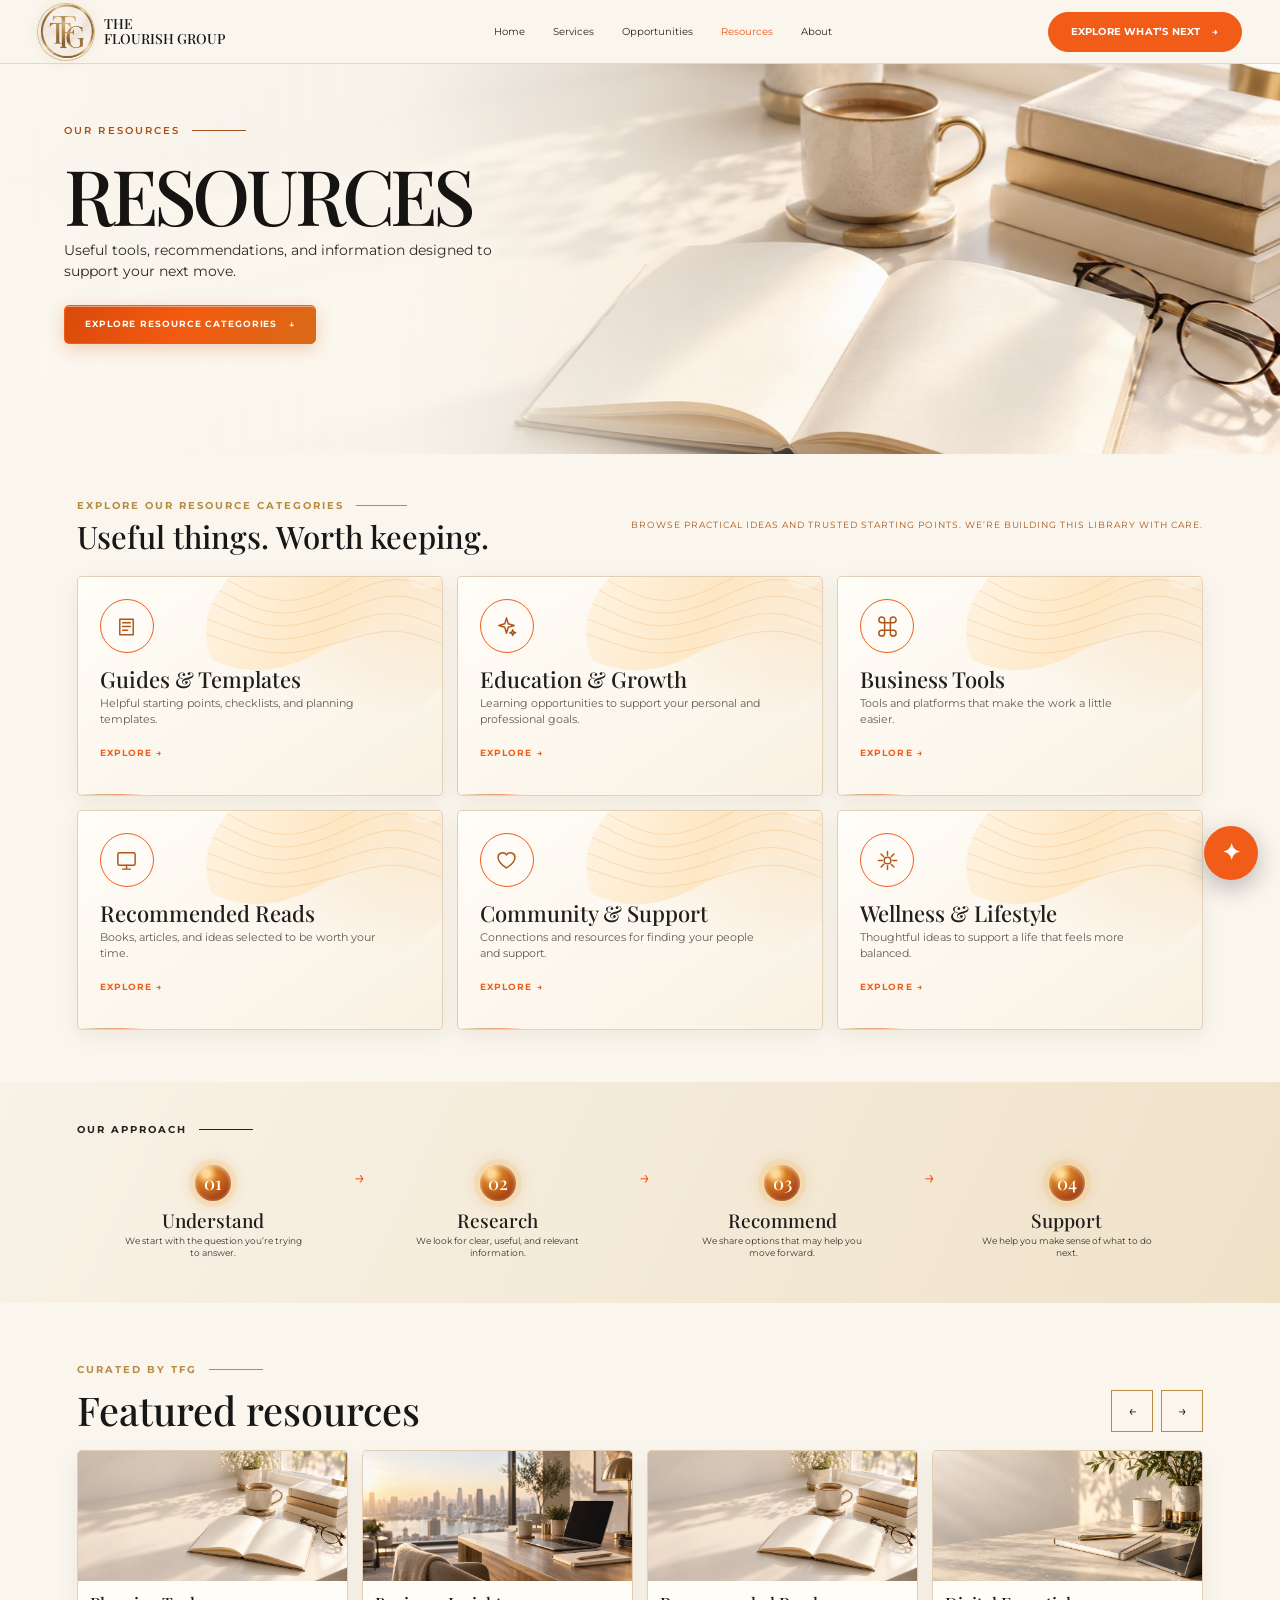
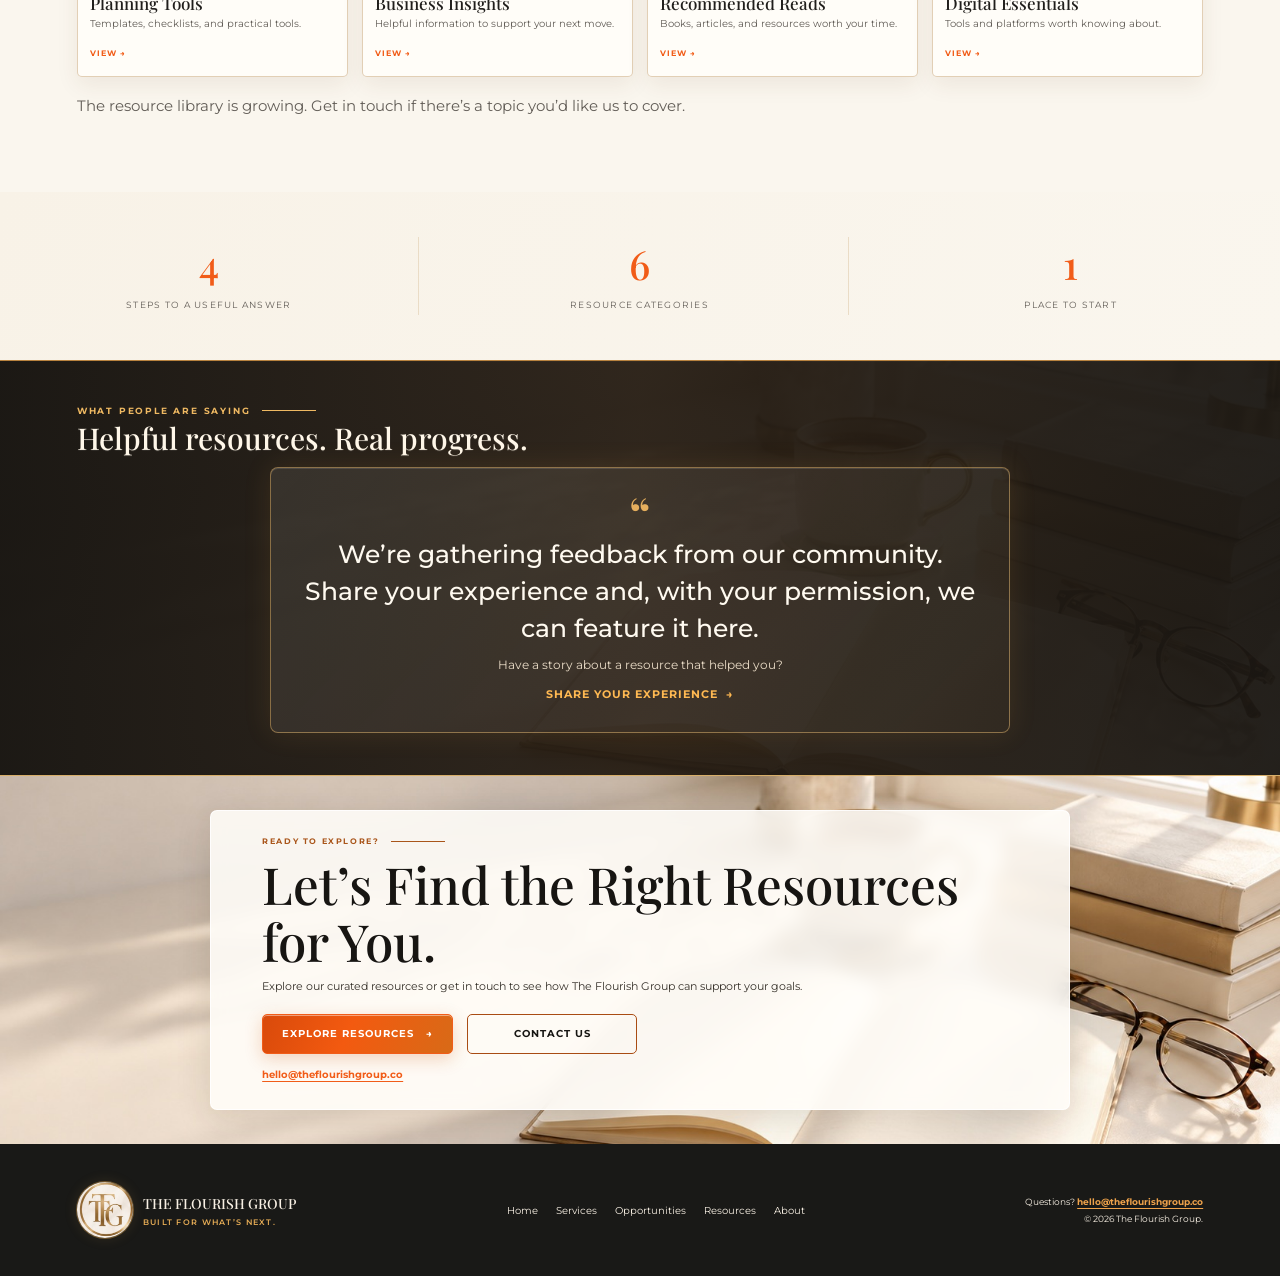
<file: resources.html>
<!doctype html>
<html lang="en"><head><meta charset="utf-8"><meta name="viewport" content="width=device-width,initial-scale=1"><meta name="description" content="Explore useful guides, tools, and recommendations from The Flourish Group."><title>Resources | The Flourish Group</title><link rel="stylesheet" href="styles.css?rev=refined-mobile-icons-20260925"></head><body>
<header class="site-header"><a class="brand" href="index.html"><span class="brand-mark" aria-hidden="true"></span><span class="brand-name">THE<br>FLOURISH GROUP</span></a><button class="menu-toggle" aria-label="Open navigation" aria-expanded="false">☰</button><nav class="nav"><a href="index.html">Home</a><a href="services.html">Services</a><a href="opportunities.html">Opportunities</a><a class="active" href="resources.html">Resources</a><a href="about.html">About</a></nav><a class="nav-cta" href="opportunities.html">Explore what’s next <span>→</span></a></header>
<main><section class="page-hero" data-parallax><div class="hero-copy"><div class="eyebrow">Our resources</div><h1>RESOURCES</h1><p class="hero-lede">Useful tools, recommendations, and information designed to support your next move.</p><a class="btn btn-primary" href="#categories">Explore resource categories <span>↓</span></a></div><div class="hero-image"><img src="assets/resources-hero.jpg" alt="Books, coffee and notebook in warm sunlight" fetchpriority="high"></div></section>
<section class="content-section section-pad category-section resource-categories" id="categories"><div class="section-intro"><div class="eyebrow">Explore our resource categories</div><h2 class="section-title">Useful things. Worth keeping.</h2><p class="page-lede">Browse practical ideas and trusted starting points. We’re building this library with care.</p></div><div class="category-grid"><article class="category-card wave-card"><span class="category-icon"><svg viewBox="0 0 24 24" aria-hidden="true"><path d="M5 4.5h14v16H5zM8 8h8M8 12h8M8 16h5"/></svg></span><h3>Guides &amp; Templates</h3><p>Helpful starting points, checklists, and planning templates.</p><a class="text-link" href="#featured">Explore <span>→</span></a></article><article class="category-card wave-card"><span class="category-icon"><svg viewBox="0 0 24 24" aria-hidden="true"><path d="m12 3 1.8 6.2L20 11l-6.2 1.8L12 19l-1.8-6.2L4 11l6.2-1.8L12 3Zm6.5 12.5.8 2.2 2.2.8-2.2.8-.8 2.2-.8-2.2-2.2-.8 2.2-.8.8-2.2Z"/></svg></span><h3>Education &amp; Growth</h3><p>Learning opportunities to support your personal and professional goals.</p><a class="text-link" href="#featured">Explore <span>→</span></a></article><article class="category-card wave-card"><span class="category-icon"><svg viewBox="0 0 24 24" aria-hidden="true"><path d="M9 6V5a3 3 0 1 0-3 3h12a3 3 0 1 0-3-3v14a3 3 0 1 0 3-3H6a3 3 0 1 0 3 3V6Z"/></svg></span><h3>Business Tools</h3><p>Tools and platforms that make the work a little easier.</p><a class="text-link" href="#featured">Explore <span>→</span></a></article><article class="category-card wave-card"><span class="category-icon"><svg viewBox="0 0 24 24" aria-hidden="true"><rect x="3" y="4" width="18" height="13" rx="1.5"/><path d="M8 21h8m-4-4v4"/></svg></span><h3>Recommended Reads</h3><p>Books, articles, and ideas selected to be worth your time.</p><a class="text-link" href="#featured">Explore <span>→</span></a></article><article class="category-card wave-card"><span class="category-icon"><svg viewBox="0 0 24 24" aria-hidden="true"><path d="M20.8 8.8c0 5.2-8.8 11-8.8 11s-8.8-5.8-8.8-11A4.8 4.8 0 0 1 12 6.1a4.8 4.8 0 0 1 8.8 2.7Z"/></svg></span><h3>Community &amp; Support</h3><p>Connections and resources for finding your people and support.</p><a class="text-link" href="#featured">Explore <span>→</span></a></article><article class="category-card wave-card"><span class="category-icon"><svg viewBox="0 0 24 24" aria-hidden="true"><circle cx="12" cy="12" r="3.5"/><path d="M12 2.5v4m0 11v4M2.5 12h4m11 0h4M5.3 5.3l2.8 2.8m7.8 7.8 2.8 2.8m0-13.4-2.8 2.8m-7.8 7.8-2.8 2.8"/></svg></span><h3>Wellness &amp; Lifestyle</h3><p>Thoughtful ideas to support a life that feels more balanced.</p><a class="text-link" href="#featured">Explore <span>→</span></a></article></div></section>
<section class="approach section-pad"><div class="eyebrow">Our approach</div><h2 class="section-title">Resources with purpose.</h2><div class="steps"><article class="step"><span class="step-no">01</span><h3>Understand</h3><p>We start with the question you’re trying to answer.</p></article><article class="step"><span class="step-no">02</span><h3>Research</h3><p>We look for clear, useful, and relevant information.</p></article><article class="step"><span class="step-no">03</span><h3>Recommend</h3><p>We share options that may help you move forward.</p></article><article class="step"><span class="step-no">04</span><h3>Support</h3><p>We help you make sense of what to do next.</p></article></div></section>
<section class="content-section section-pad" id="featured"><div class="section-heading"><div><div class="eyebrow">Curated by TFG</div><h2>Featured resources</h2></div><div class="carousel-controls"><button type="button" data-scroll="resource-track" data-direction="-1" aria-label="Previous resources">←</button><button type="button" data-scroll="resource-track" data-direction="1" aria-label="Next resources">→</button></div></div><div class="resource-carousel" id="resource-track"><article class="resource-feature-card"><div class="resource-feature-image"><img src="assets/resources-hero.jpg" alt="Notebook and planning tools" loading="lazy"></div><div class="resource-feature-copy"><h3>Planning Tools</h3><p>Templates, checklists, and practical tools.</p><a class="text-link" href="mailto:hello@theflourishgroup.co">View <span>→</span></a></div></article><article class="resource-feature-card"><div class="resource-feature-image"><img src="assets/home-hero.jpg" alt="Books and coffee on a bright desk" loading="lazy"></div><div class="resource-feature-copy"><h3>Business Insights</h3><p>Helpful information to support your next move.</p><a class="text-link" href="mailto:hello@theflourishgroup.co">View <span>→</span></a></div></article><article class="resource-feature-card"><div class="resource-feature-image"><img src="assets/resources-hero.jpg" alt="A warm reading and learning space" loading="lazy"></div><div class="resource-feature-copy"><h3>Recommended Reads</h3><p>Books, articles, and resources worth your time.</p><a class="text-link" href="mailto:hello@theflourishgroup.co">View <span>→</span></a></div></article><article class="resource-feature-card"><div class="resource-feature-image"><img src="assets/services-hero.jpg" alt="Digital devices and useful accessories" loading="lazy"></div><div class="resource-feature-copy"><h3>Digital Essentials</h3><p>Tools and platforms worth knowing about.</p><a class="text-link" href="mailto:hello@theflourishgroup.co">View <span>→</span></a></div></article></div><p class="page-lede">The resource library is growing. Get in touch if there’s a topic you’d like us to cover.</p></section>
<section class="stats"><div class="stat"><strong data-count="4">0</strong><span>Steps to a useful answer</span></div><div class="stat"><strong data-count="6">0</strong><span>Resource categories</span></div><div class="stat"><strong data-count="1">0</strong><span>Place to start</span></div></section><section class="testimonial-shell story-invite"><div class="eyebrow">What people are saying</div><h2 class="section-title">Helpful resources. Real progress.</h2><div class="testimonial-card"><div class="testimonial-mark">“</div><blockquote>We’re gathering feedback from our community. Share your experience and, with your permission, we can feature it here.</blockquote><p>Have a story about a resource that helped you?</p><a class="story-link" href="mailto:hello@theflourishgroup.co">Share your experience <span>→</span></a></div></section>
<section class="cta-band" id="contact"><div class="cta-card"><div><div class="eyebrow">Ready to explore?</div><h2>Let’s Find the Right Resources for You.</h2><p>Explore our curated resources or get in touch to see how The Flourish Group can support your goals.</p></div><div class="cta-actions"><a class="btn btn-primary" href="resources.html">Explore Resources <span>→</span></a><a class="btn btn-secondary" href="mailto:hello@theflourishgroup.co">Contact Us</a></div><a class="contact-email" href="mailto:hello@theflourishgroup.co">hello@theflourishgroup.co</a></div></section></main>
<footer class="site-footer"><div class="footer-brand"><span class="brand-mark footer-mark" aria-hidden="true"></span><div>THE FLOURISH GROUP<small>BUILT FOR WHAT’S NEXT.</small></div></div><nav class="footer-nav"><a href="index.html">Home</a><a href="services.html">Services</a><a href="opportunities.html">Opportunities</a><a href="resources.html">Resources</a><a href="about.html">About</a></nav><div class="footer-meta">Questions? <a class="contact-email" href="mailto:hello@theflourishgroup.co">hello@theflourishgroup.co</a><br>© 2026 The Flourish Group.</div></footer><script src="site-refresh.js"></script></body></html>
</file>
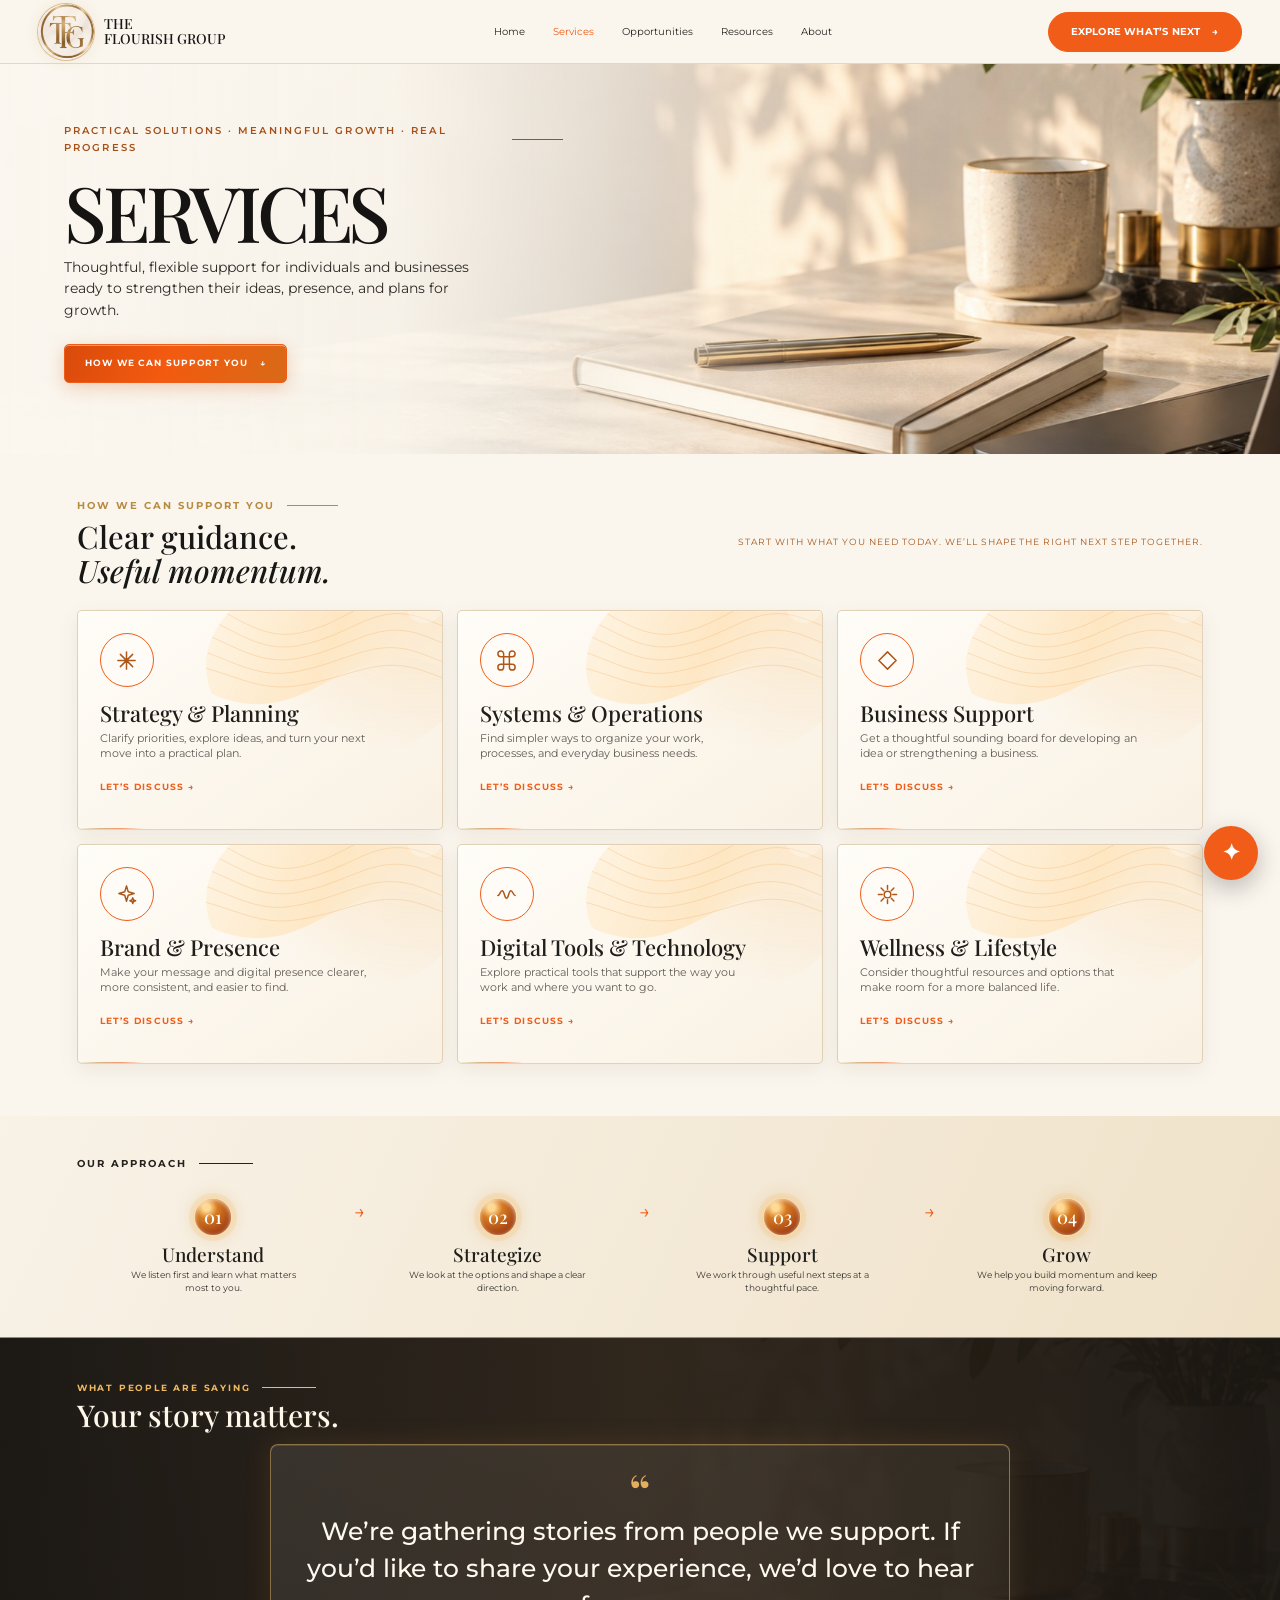
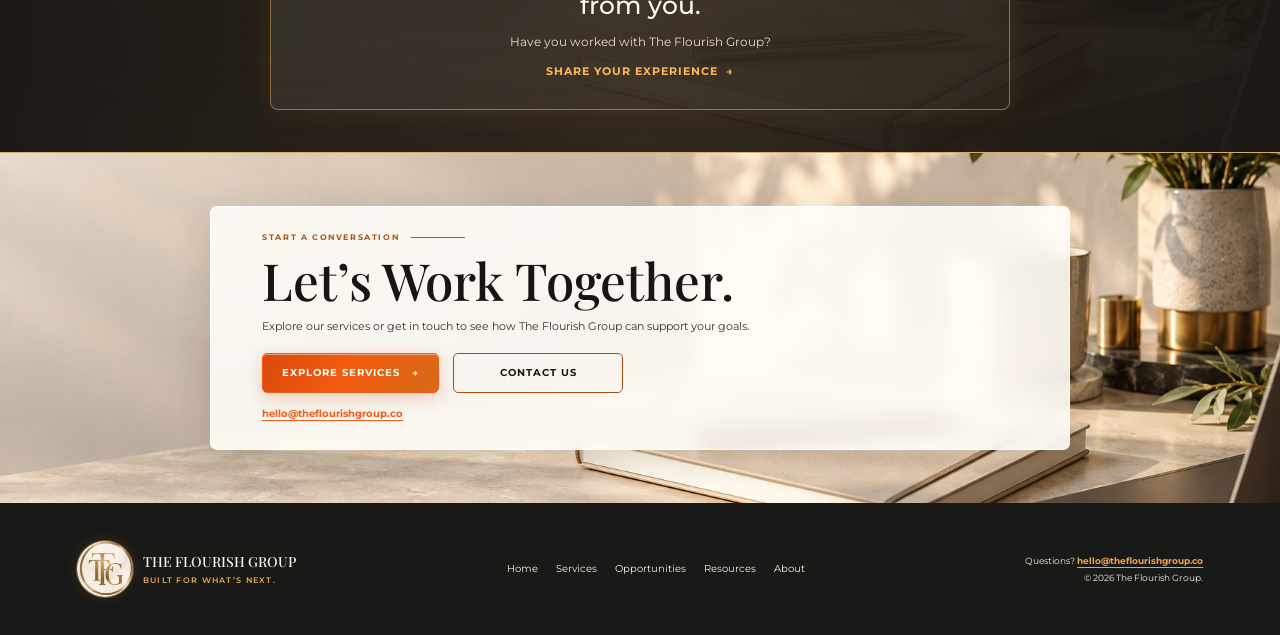
<file: services.html>
<!doctype html>
<html lang="en"><head><meta charset="utf-8"><meta name="viewport" content="width=device-width,initial-scale=1"><meta name="description" content="Explore practical, thoughtful support from The Flourish Group."><title>Services | The Flourish Group</title><link rel="stylesheet" href="styles.css?rev=refined-mobile-icons-20260925"></head><body>
<header class="site-header"><a class="brand" href="index.html"><span class="brand-mark" aria-hidden="true"></span><span class="brand-name">THE<br>FLOURISH GROUP</span></a><button class="menu-toggle" aria-label="Open navigation" aria-expanded="false">☰</button><nav class="nav"><a href="index.html">Home</a><a class="active" href="services.html">Services</a><a href="opportunities.html">Opportunities</a><a href="resources.html">Resources</a><a href="about.html">About</a></nav><a class="nav-cta" href="opportunities.html">Explore what’s next <span>→</span></a></header>
<main><section class="page-hero" data-parallax><div class="hero-copy"><div class="eyebrow">Practical solutions · Meaningful growth · Real progress</div><h1>SERVICES</h1><p class="hero-lede">Thoughtful, flexible support for individuals and businesses ready to strengthen their ideas, presence, and plans for growth.</p><a class="btn btn-primary" href="#support">How we can support you <span>↓</span></a></div><div class="hero-image"><img src="assets/services-hero.jpg" alt="Warm, sunlit workspace" fetchpriority="high"></div></section>
<section class="content-section section-pad category-section service-categories" id="support"><div class="section-intro"><div class="eyebrow">How we can support you</div><h2 class="section-title">Clear guidance.<br><em>Useful momentum.</em></h2><p class="page-lede">Start with what you need today. We’ll shape the right next step together.</p></div><div class="category-grid"><article class="category-card wave-card"><span class="category-icon"><svg viewBox="0 0 24 24" aria-hidden="true"><path d="M12 3v18M3 12h18M5.6 5.6l12.8 12.8M18.4 5.6 5.6 18.4"/></svg></span><h3>Strategy &amp; Planning</h3><p>Clarify priorities, explore ideas, and turn your next move into a practical plan.</p><a class="text-link" href="#contact">Let’s discuss <span>→</span></a></article><article class="category-card wave-card"><span class="category-icon"><svg viewBox="0 0 24 24" aria-hidden="true"><path d="M9 6V5a3 3 0 1 0-3 3h12a3 3 0 1 0-3-3v14a3 3 0 1 0 3-3H6a3 3 0 1 0 3 3V6Z"/></svg></span><h3>Systems &amp; Operations</h3><p>Find simpler ways to organize your work, processes, and everyday business needs.</p><a class="text-link" href="#contact">Let’s discuss <span>→</span></a></article><article class="category-card wave-card"><span class="category-icon"><svg viewBox="0 0 24 24" aria-hidden="true"><path d="m12 3 9 9-9 9-9-9 9-9Z"/></svg></span><h3>Business Support</h3><p>Get a thoughtful sounding board for developing an idea or strengthening a business.</p><a class="text-link" href="#contact">Let’s discuss <span>→</span></a></article><article class="category-card wave-card"><span class="category-icon"><svg viewBox="0 0 24 24" aria-hidden="true"><path d="m12 3 1.8 6.2L20 11l-6.2 1.8L12 19l-1.8-6.2L4 11l6.2-1.8L12 3Zm6.5 12.5.8 2.2 2.2.8-2.2.8-.8 2.2-.8-2.2-2.2-.8 2.2-.8.8-2.2Z"/></svg></span><h3>Brand &amp; Presence</h3><p>Make your message and digital presence clearer, more consistent, and easier to find.</p><a class="text-link" href="#contact">Let’s discuss <span>→</span></a></article><article class="category-card wave-card"><span class="category-icon"><svg viewBox="0 0 24 24" aria-hidden="true"><path d="M3 13c2.2 0 2.2-5 4.5-5S9.8 16 12 16s2.3-8 4.5-8S18.8 13 21 13"/></svg></span><h3>Digital Tools &amp; Technology</h3><p>Explore practical tools that support the way you work and where you want to go.</p><a class="text-link" href="#contact">Let’s discuss <span>→</span></a></article><article class="category-card wave-card"><span class="category-icon"><svg viewBox="0 0 24 24" aria-hidden="true"><circle cx="12" cy="12" r="3.5"/><path d="M12 2.5v4m0 11v4M2.5 12h4m11 0h4M5.3 5.3l2.8 2.8m7.8 7.8 2.8 2.8m0-13.4-2.8 2.8m-7.8 7.8-2.8 2.8"/></svg></span><h3>Wellness &amp; Lifestyle</h3><p>Consider thoughtful resources and options that make room for a more balanced life.</p><a class="text-link" href="#contact">Let’s discuss <span>→</span></a></article></div></section>
<section class="approach section-pad"><div class="eyebrow">Our approach</div><h2 class="section-title">A thoughtful path forward.</h2><div class="steps"><article class="step"><span class="step-no">01</span><h3>Understand</h3><p>We listen first and learn what matters most to you.</p></article><article class="step"><span class="step-no">02</span><h3>Strategize</h3><p>We look at the options and shape a clear direction.</p></article><article class="step"><span class="step-no">03</span><h3>Support</h3><p>We work through useful next steps at a thoughtful pace.</p></article><article class="step"><span class="step-no">04</span><h3>Grow</h3><p>We help you build momentum and keep moving forward.</p></article></div></section>
<section class="testimonial-shell story-invite"><div class="eyebrow">What people are saying</div><h2 class="section-title">Your story matters.</h2><div class="testimonial-card"><div class="testimonial-mark">“</div><blockquote>We’re gathering stories from people we support. If you’d like to share your experience, we’d love to hear from you.</blockquote><p>Have you worked with The Flourish Group?</p><a class="story-link" href="mailto:hello@theflourishgroup.co">Share your experience <span>→</span></a></div></section>
<section class="cta-band" id="contact"><div class="cta-card"><div><div class="eyebrow">Start a conversation</div><h2>Let’s Work Together.</h2><p>Explore our services or get in touch to see how The Flourish Group can support your goals.</p></div><div class="cta-actions"><a class="btn btn-primary" href="services.html">Explore Services <span>→</span></a><a class="btn btn-secondary" href="mailto:hello@theflourishgroup.co">Contact Us</a></div><a class="contact-email" href="mailto:hello@theflourishgroup.co">hello@theflourishgroup.co</a></div></section></main>
<footer class="site-footer"><div class="footer-brand"><span class="brand-mark footer-mark" aria-hidden="true"></span><div>THE FLOURISH GROUP<small>BUILT FOR WHAT’S NEXT.</small></div></div><nav class="footer-nav"><a href="index.html">Home</a><a href="services.html">Services</a><a href="opportunities.html">Opportunities</a><a href="resources.html">Resources</a><a href="about.html">About</a></nav><div class="footer-meta">Questions? <a class="contact-email" href="mailto:hello@theflourishgroup.co">hello@theflourishgroup.co</a><br>© 2026 The Flourish Group.</div></footer><script src="site-refresh.js"></script></body></html>
</file>
<file: styles.css>
@import url('https://fonts.googleapis.com/css2?family=Montserrat:wght@400;500;600;700&family=Playfair+Display:wght@500;600;700&display=swap');
:root{--ivory:#f7f1e5;--paper:#f6efe1;--white:#fcf8ef;--charcoal:#211f1c;--ink:#302c27;--muted:#716b63;--line:#eadcc6;--gold:#b88b43;--champagne:#efdfc2;--orange:#f15c18;--serif:'Playfair Display',Georgia,serif;--sans:'Montserrat',Arial,sans-serif;--shadow:0 20px 50px rgba(57,43,24,.09)}
*{box-sizing:border-box}html{scroll-behavior:smooth;scroll-padding-top:90px}body{margin:0;background:var(--paper);color:var(--ink);font:400 15px/1.7 var(--sans)}body.menu-open{overflow:hidden}a{color:inherit;text-decoration:none}img{display:block;max-width:100%}button{font:inherit}.section-pad{padding-inline:clamp(22px,6vw,96px)}.eyebrow{display:flex;align-items:center;gap:12px;text-transform:uppercase;letter-spacing:.2em;font-size:10px;font-weight:700;color:var(--gold)}.eyebrow:after{content:"";width:54px;height:1px;background:currentColor}.serif{font-family:var(--serif)}
.site-header{height:86px;display:flex;align-items:center;gap:28px;padding:8px clamp(20px,5vw,72px);background:rgba(241,231,211,.97);border-bottom:1px solid rgba(184,139,67,.18);position:sticky;top:0;z-index:50;backdrop-filter:blur(12px)}.brand{display:flex;align-items:center;gap:12px;min-width:218px}.brand-mark{width:62px;height:62px;object-fit:contain}.brand-name{font:600 13px/1.05 var(--serif);letter-spacing:.04em}.nav{display:flex;justify-content:center;gap:clamp(14px,2.3vw,32px);flex:1}.nav a,.footer-nav a{font-size:10px;letter-spacing:.1em;text-transform:uppercase;color:#625c54;transition:color .25s}.nav a:hover,.nav a.active,.footer-nav a:hover{color:var(--orange)}.nav-cta,.btn{display:inline-flex;gap:12px;align-items:center;justify-content:center;padding:13px 19px;border:1px solid var(--gold);font-size:10px;line-height:1.2;letter-spacing:.1em;text-transform:uppercase;font-weight:700;transition:background .28s,color .28s,border-color .28s,transform .28s,box-shadow .28s}.nav-cta,.btn-primary{background:var(--orange);border-color:var(--orange);color:white}.nav-cta:hover,.btn-primary:hover{background:#c9470c;border-color:#c9470c;box-shadow:0 8px 22px rgba(232,90,18,.22);transform:translateY(-2px)}.btn:not(.btn-primary):hover{background:var(--charcoal);border-color:var(--charcoal);color:white;transform:translateY(-2px)}.btn span,.nav-cta span,.text-link span{display:inline-block;transition:transform .25s}.btn:hover span,.nav-cta:hover span,.text-link:hover span{transform:translateX(4px)}.menu-toggle{display:none;border:1px solid var(--line);background:transparent;color:var(--ink);width:42px;height:42px;font-size:20px}
.hero{min-height:min(680px,calc(100vh - 86px));display:grid;grid-template-columns:1.02fr .98fr;position:relative;overflow:hidden;background:var(--ivory)}.hero-copy{align-self:center;padding:clamp(54px,8vw,112px) 28px clamp(54px,8vw,112px) clamp(24px,8vw,124px);position:relative;z-index:2}.hero h1{font:500 clamp(62px,8vw,112px)/.9 var(--serif);letter-spacing:-.045em;margin:27px 0 20px;color:var(--charcoal)}.hero h1 em,.page-title em,.statement h2 em{font-style:normal;color:var(--gold)}.hero-lede{max-width:510px;color:#5f584f;font-size:15px;line-height:1.8;margin:0 0 28px}.hero-actions{display:flex;gap:10px;flex-wrap:wrap}.hero-image{min-height:460px;position:relative;overflow:hidden;background:linear-gradient(135deg,#ead8b5,#b88b43);transform:scale(1.02);will-change:transform}.hero-image img{position:absolute;inset:0;width:100%;height:100%;object-fit:cover;object-position:center}.hero[data-parallax] .hero-image{transition:transform .15s linear}.page-hero{min-height:490px;display:grid;grid-template-columns:1fr .85fr;align-items:center;position:relative;overflow:hidden;background:var(--ivory)}.page-hero .hero-copy{padding-block:80px}.page-hero .hero-image{min-height:490px}.page-hero h1{font:500 clamp(55px,7vw,92px)/.98 var(--serif);letter-spacing:-.045em}.page-hero .hero-lede{max-width:540px}
.pillars{display:grid;grid-template-columns:repeat(3,1fr);gap:22px;padding-top:28px;padding-bottom:64px}.pillar-card{background:var(--white);border:1px solid var(--line);box-shadow:0 5px 22px rgba(50,40,25,.05);overflow:hidden;transition:transform .35s,box-shadow .35s}.pillar-card:hover{transform:translateY(-6px);box-shadow:var(--shadow)}.pillar-visual{height:230px;overflow:hidden;background:var(--champagne)}.pillar-image{width:100%;height:100%;object-fit:cover;transition:transform .8s cubic-bezier(.2,.7,.2,1)}.pillar-card:hover .pillar-image{transform:scale(1.055)}.pillar-body{padding:0 25px 27px;position:relative}.pillar-icon{width:58px;height:58px;border-radius:50%;background:var(--white);border:1px solid var(--gold);display:grid;place-items:center;margin-top:-29px;position:relative;font-size:22px;color:var(--orange);box-shadow:0 4px 12px rgba(0,0,0,.08);transition:transform .3s}.pillar-card:hover .pillar-icon{transform:rotate(-8deg) scale(1.06)}.pillar-card h2{font:500 30px/1.2 var(--serif);margin:12px 0 8px}.pillar-card p{font-size:12px;line-height:1.75;color:var(--muted);margin:0 0 17px}.text-link{font-size:10px;letter-spacing:.12em;text-transform:uppercase;color:var(--orange);font-weight:700}.statement{min-height:380px;background:linear-gradient(90deg,rgba(27,26,23,.94),rgba(27,26,23,.7) 52%,rgba(27,26,23,.16)),url('assets/home-hero.jpg') center/cover;color:white;display:flex;align-items:center;padding-block:72px}.statement-inner{max-width:760px}.statement h2{font:500 clamp(40px,5vw,68px)/1.02 var(--serif);margin:20px 0}.statement p{font-size:14px;max-width:610px;color:#eee8de;margin:0 0 20px}.btn-outline-light{border-color:#caa96c;color:#fff;background:transparent}
.content-section{padding-block:76px;background-color:var(--ivory)}.section-heading{display:flex;align-items:end;justify-content:space-between;gap:24px;margin-bottom:28px}.section-heading h2,.section-title{font:500 clamp(34px,4vw,48px)/1.1 var(--serif);margin:10px 0 0;color:var(--charcoal)}.section-heading>a{font-size:10px;letter-spacing:.1em;text-transform:uppercase;color:var(--orange);font-weight:700}.feature-grid,.resource-grid{display:grid;grid-template-columns:repeat(4,1fr);gap:16px}.feature-card,.resource-card{background:var(--white);border:1px solid var(--line);overflow:hidden;transition:transform .3s,box-shadow .3s}.feature-card:hover,.resource-card:hover{transform:translateY(-4px);box-shadow:var(--shadow)}.feature-card img,.resource-card img{width:100%;height:164px;object-fit:cover;transition:transform .5s}.feature-card:hover img,.resource-card:hover img{transform:scale(1.04)}.feature-image,.resource-image{overflow:hidden}.feature-body,.resource-body{padding:19px}.feature-body small,.resource-body small{font-size:9px;letter-spacing:.14em;color:var(--orange);text-transform:uppercase;font-weight:700}.feature-body h3,.resource-body h3{font:500 23px/1.2 var(--serif);margin:7px 0}.feature-body p,.resource-body p{font-size:11px;line-height:1.65;color:var(--muted);margin:0 0 15px}.feature-body a,.resource-body a{font-size:9px;letter-spacing:.12em;text-transform:uppercase;color:var(--orange);font-weight:700}
.growth{display:grid;grid-template-columns:1fr 1fr;gap:40px;align-items:center;background:linear-gradient(115deg,#f0e1c7,#ead1a6);padding-block:62px}.growth h2{font:500 clamp(34px,4vw,48px)/1.1 var(--serif);margin:8px 0}.growth p{font-size:13px;max-width:450px}.growth .btn{margin-top:8px}.site-footer{background:#191917;color:#eee5d7;padding:38px clamp(22px,6vw,96px);display:grid;grid-template-columns:1.1fr 1.3fr 1fr;align-items:center;gap:28px}.footer-brand{display:flex;align-items:center;gap:10px;font:500 14px var(--serif)}.footer-brand img{width:48px;height:48px;object-fit:contain}.footer-brand small{display:block;font:600 8px var(--sans);letter-spacing:.16em;color:var(--gold);margin-top:4px}.footer-nav{display:flex;gap:18px;justify-content:center;flex-wrap:wrap}.footer-nav a,.footer-meta{font-size:9px;color:#bcb5a9}.footer-meta{text-align:right;line-height:1.9}.contact-email{color:var(--orange);font-weight:700;text-decoration:underline;text-underline-offset:3px}
.page-main{padding-block:74px 90px}.page-title{font:500 clamp(52px,7vw,90px)/.98 var(--serif);margin:20px 0 14px;letter-spacing:-.035em;color:var(--charcoal)}.page-lede{font-size:15px;line-height:1.8;max-width:700px;color:var(--muted)}.section-intro{max-width:720px;margin-bottom:30px}.approach{background:#f1e8d8;padding-block:72px}.steps{display:grid;grid-template-columns:repeat(4,1fr);gap:12px;margin-top:34px}.step{padding:25px 22px;border-top:1px solid var(--gold);background:rgba(255,253,249,.55)}.step-no{font:500 28px var(--serif);color:var(--orange)}.step h3{font:500 22px var(--serif);margin:9px 0}.step p{font-size:11px;color:var(--muted);margin:0}.category-grid{display:grid;grid-template-columns:repeat(3,1fr);gap:18px;margin-top:34px}.category-card{min-height:230px;padding:27px;background:linear-gradient(145deg,#fcf8ef,#fbf6ea);border:1px solid var(--line);position:relative;overflow:hidden;isolation:isolate;transition:transform .35s,box-shadow .35s}.category-card:before{content:"";position:absolute;z-index:-1;width:210px;height:210px;right:-90px;top:-100px;border-radius:50%;background:radial-gradient(circle,rgba(232,90,18,.17),rgba(184,139,67,.08) 44%,transparent 70%);transition:transform .5s}.category-card:after{content:"";position:absolute;left:0;right:0;bottom:0;height:2px;background:linear-gradient(90deg,transparent,var(--gold),var(--orange),transparent);transform:scaleX(.18);transform-origin:left;transition:transform .4s}.category-card:hover{transform:translateY(-5px);box-shadow:0 18px 38px rgba(65,46,18,.1)}.category-card:hover:before{transform:scale(1.45)}.category-card:hover:after{transform:scaleX(1)}.category-icon{font-size:25px;color:var(--orange);display:inline-block;transition:transform .35s}.category-card:hover .category-icon{transform:translateY(-4px) rotate(-5deg)}.category-card h3{font:500 25px/1.2 var(--serif);margin:18px 0 8px}.category-card p{font-size:12px;color:var(--muted);margin:0 0 17px;max-width:350px}.cta-band{background:var(--charcoal);color:white;padding:56px clamp(22px,6vw,96px);display:flex;align-items:center;justify-content:space-between;gap:30px}.cta-band h2{font:500 clamp(34px,4vw,48px)/1.1 var(--serif);margin:8px 0}.cta-band p{color:#ddd4c7;font-size:13px;max-width:520px}.carousel-controls{display:flex;gap:8px}.carousel-controls button,.back-top{width:42px;height:42px;border:1px solid var(--gold);background:transparent;color:var(--ink);cursor:pointer;transition:background .2s,color .2s}.carousel-controls button:hover,.back-top:hover{background:var(--orange);color:#fff}.carousel-track{display:flex;overflow:auto;scroll-snap-type:x mandatory;gap:16px;padding:2px 1px 20px;scrollbar-width:thin}.carousel-track>*{scroll-snap-align:start;flex:0 0 min(280px,82vw)}
.stats{display:grid;grid-template-columns:repeat(3,1fr);gap:12px;padding-block:45px;background:#f3e8d3}.stat{text-align:center;border-right:1px solid var(--line)}.stat:last-child{border:0}.stat strong{font:500 40px var(--serif);color:var(--orange);display:block}.stat span{font-size:9px;text-transform:uppercase;letter-spacing:.14em;color:var(--muted)}.testimonial-shell{position:relative;isolation:isolate;overflow:hidden;background:#24221f;color:#fff;padding:70px clamp(22px,6vw,96px)}.testimonial-shell:before{content:"";position:absolute;inset:0;z-index:-2;background-position:center;background-size:cover;opacity:.5}.testimonial-shell:after{content:"";position:absolute;inset:0;z-index:-1;background:linear-gradient(90deg,rgba(25,23,20,.9),rgba(25,23,20,.55),rgba(25,23,20,.78))}.testimonial-shell>*{position:relative}.testimonial-shell .eyebrow,.testimonial-shell .section-title{color:#fff}.testimonial-shell .section-title{color:#fff}.testimonial-card{max-width:840px;margin:32px auto 10px;text-align:center}.testimonial-mark{font:600 64px/.8 var(--serif);color:var(--gold)}.testimonial-card blockquote{font:500 clamp(23px,3vw,34px)/1.45 var(--serif);margin:12px 0 18px}.testimonial-card p{font-size:11px;color:#d5cfc4}.carousel-dots{display:flex;justify-content:center;gap:8px;margin-top:22px}.carousel-dots button{border:0;border-radius:50%;width:7px;height:7px;padding:0;background:#777}.carousel-dots button[aria-current=true]{background:var(--orange);width:22px;border-radius:99px}
.faq-topic-grid{display:grid;grid-template-columns:repeat(3,1fr);gap:13px;margin:30px 0 65px}.topic-card{padding:20px;border:1px solid var(--line);background:var(--white);display:flex;align-items:center;gap:14px;transition:border-color .2s,transform .2s}.topic-card:hover{border-color:var(--gold);transform:translateY(-3px)}.topic-card span{font-size:20px;color:var(--orange)}.topic-card strong{font:500 19px var(--serif)}.faq-list{border-top:1px solid var(--line);margin-top:25px}.faq-item{border-bottom:1px solid var(--line)}.faq-question{width:100%;display:grid;grid-template-columns:48px 1fr 28px;gap:12px;align-items:center;text-align:left;padding:22px 4px;border:0;background:transparent;color:var(--ink);cursor:pointer}.faq-number{font:500 22px var(--serif);color:var(--gold)}.faq-question strong{font:500 21px var(--serif)}.faq-toggle{font-size:24px;color:var(--orange);text-align:center;transition:transform .25s}.faq-question[aria-expanded=true] .faq-toggle{transform:rotate(45deg)}.faq-answer{display:grid;grid-template-rows:0fr;transition:grid-template-rows .35s ease}.faq-answer>div{overflow:hidden}.faq-answer p{max-width:760px;margin:0 0 22px 64px;color:var(--muted);font-size:13px}.faq-item.is-open .faq-answer{grid-template-rows:1fr}.help-panel{display:grid;grid-template-columns:1fr auto;align-items:center;gap:20px;padding:36px;background:linear-gradient(110deg,#f4ead8,#f6efdf);margin-top:58px}.help-panel h2{font:500 32px var(--serif);margin:5px 0}.quick-links{display:flex;flex-wrap:wrap;gap:10px 22px;margin-top:22px}.quick-links a{font-size:11px;color:var(--orange);font-weight:700}
.reveal{opacity:0;transform:translateY(22px);transition:opacity .7s ease,transform .7s ease}.reveal.is-visible{opacity:1;transform:none}.back-top{position:fixed;right:92px;bottom:22px;z-index:30;background:var(--paper);box-shadow:0 4px 18px rgba(0,0,0,.12);opacity:0;pointer-events:none;transform:translateY(8px);transition:opacity .2s,transform .2s}.back-top.is-visible{opacity:1;pointer-events:auto;transform:none}.concierge-trigger{position:fixed;right:22px;bottom:22px;z-index:29;border:0;border-radius:50%;width:60px;height:60px;padding:0;background:var(--orange);color:#fff;box-shadow:0 8px 24px rgba(24,23,21,.28);font:700 9px var(--sans);cursor:pointer}.concierge-trigger:before{content:"✦";font-size:23px;line-height:1}.concierge-trigger{font-size:0}.concierge-trigger:focus-visible{outline:3px solid var(--gold);outline-offset:3px}.concierge-panel{display:none;position:fixed;right:22px;bottom:78px;z-index:60;width:min(370px,calc(100vw - 32px));max-height:74vh;overflow:auto;background:var(--paper);color:var(--ink);border:1px solid var(--line);box-shadow:0 18px 50px rgba(24,23,21,.28)}.concierge-panel.is-open{display:block}.concierge-head{position:relative;background:var(--charcoal);color:var(--white);padding:22px 54px 18px 22px}.concierge-head strong{font:600 11px var(--sans);letter-spacing:.12em}.concierge-head p{margin:9px 0 0;color:var(--ivory);font:500 20px/1.25 var(--serif)}.concierge-close{position:absolute;top:12px;right:14px;border:0;background:transparent;color:#fff;font-size:26px;cursor:pointer}.concierge-body{padding:18px}.concierge-choices{display:flex;flex-wrap:wrap;gap:8px}.concierge-choice{border:1px solid var(--gold);background:transparent;padding:9px 12px;font-size:10px;cursor:pointer}.concierge-answer{margin-top:14px;font-size:12px}.concierge-answer a{color:var(--orange);font-weight:700}.concierge-foot{font-size:9px;color:var(--muted);padding:0 18px 18px}
@media(max-width:980px){.site-header{gap:14px}.brand{min-width:180px}.nav{gap:14px}.nav a{font-size:9px}.nav-cta{padding:12px;font-size:9px}.pillars{gap:14px}.steps{grid-template-columns:repeat(2,1fr)}.category-grid{grid-template-columns:repeat(2,1fr)}.feature-grid,.resource-grid{grid-template-columns:repeat(2,1fr)}.site-footer{grid-template-columns:1fr 1fr}.footer-meta{text-align:left;grid-column:1/-1}}
@media(max-width:720px){.site-header{height:72px;gap:10px;padding-inline:15px}.brand{min-width:0;gap:8px}.brand-mark{width:48px;height:48px}.brand-name{font-size:11px}.menu-toggle{display:block;margin-left:auto;order:3}.nav{display:none;position:absolute;top:71px;left:0;right:0;background:var(--paper);border-bottom:1px solid var(--line);padding:16px 22px 22px;box-shadow:0 15px 20px rgba(0,0,0,.08);flex-direction:column;align-items:flex-start;gap:16px}.nav.open{display:flex}.nav a{font-size:11px}.nav-cta{display:none}.hero,.page-hero{grid-template-columns:1fr}.hero-copy,.page-hero .hero-copy{padding:50px 24px 42px}.hero h1{font-size:clamp(62px,16vw,88px)}.hero-image,.page-hero .hero-image{min-height:280px}.pillars{grid-template-columns:1fr;padding-bottom:42px}.pillar-visual{height:220px}.statement{padding-block:55px}.content-section{padding-block:52px}.section-heading{align-items:start;flex-direction:column}.section-heading h2,.section-title{font-size:36px}.growth{grid-template-columns:1fr;gap:10px;padding-block:46px}.site-footer{grid-template-columns:1fr;gap:22px}.footer-nav{justify-content:flex-start}.footer-meta{grid-column:auto}.category-grid,.faq-topic-grid{grid-template-columns:1fr}.page-main{padding-block:52px}.steps{grid-template-columns:1fr 1fr}.cta-band{align-items:flex-start;flex-direction:column;padding-block:42px}.help-panel{grid-template-columns:1fr;padding:25px}.faq-question{grid-template-columns:36px 1fr 24px}.faq-question strong{font-size:18px}.faq-answer p{margin-left:48px}.testimonial-shell{padding-block:52px}.back-top{right:76px;bottom:14px}.concierge-trigger{right:14px;bottom:14px;width:54px;height:54px}}
@media(max-width:420px){.hero-actions .btn{width:100%;justify-content:space-between}.steps{grid-template-columns:1fr}.feature-grid,.resource-grid{grid-template-columns:1fr}.stats{grid-template-columns:1fr}.stat{border:0;border-bottom:1px solid var(--line);padding:14px}.stat:last-child{border:0}}
@media(prefers-reduced-motion:reduce){*,*:before,*:after{scroll-behavior:auto!important;transition-duration:.01ms!important;animation-duration:.01ms!important}.reveal{opacity:1;transform:none}}

body[data-page="home"] .testimonial-shell:before{background-image:url("assets/home-hero.jpg")}
body[data-page="opportunities"] .testimonial-shell:before{background-image:url("assets/opportunities-hero.jpg")}
body[data-page="resources"] .testimonial-shell:before{background-image:url("assets/resources-hero.jpg")}
body[data-page="services"] .testimonial-shell:before{background-image:url("assets/services-hero.jpg")}
body[data-page="about"] .testimonial-shell:before{background-image:url("assets/services-hero.jpg")}

/* Approved Flourish Group visual system: editorial, warm, image-led. */
:root{--ivory:#f7f1e5;--paper:#f6efe1;--white:#fcf8ef;--charcoal:#171716;--ink:#201e1b;--muted:#625d57;--line:#eadcc6;--gold:#b88b43;--champagne:#efdfc2;--orange:#f15c18;--serif:'Playfair Display',Georgia,serif;--sans:'Montserrat',Arial,sans-serif}
html{scroll-padding-top:74px}
.site-header{height:64px;padding:6px clamp(18px,3vw,50px);gap:clamp(18px,3vw,48px);background:rgba(255,253,249,.96);border-bottom-color:rgba(190,120,44,.18)}
.brand{min-width:240px;gap:10px}.brand-mark{width:48px;height:48px}.brand-name{font-size:14px;line-height:1.02;letter-spacing:0;font-weight:500;color:#171615}
.nav{gap:clamp(18px,2.2vw,34px)}.nav a,.footer-nav a{font-size:10px;letter-spacing:0;text-transform:none;color:#292723}.nav a.active,.nav a:hover,.footer-nav a:hover{color:var(--orange)}
.nav-cta{padding:13px 22px;border-radius:99px;font-size:10px;letter-spacing:.02em;white-space:nowrap;background:var(--orange)}
.btn{border-radius:5px}.btn-primary{box-shadow:0 4px 12px rgba(232,75,10,.13)}
.hero{min-height:445px;grid-template-columns:1fr;isolation:isolate}.hero:before{content:"";position:absolute;inset:0;z-index:1;background:linear-gradient(90deg,rgba(251,247,239,.99) 0%,rgba(251,247,239,.96) 27%,rgba(251,247,239,.72) 42%,rgba(251,247,239,.04) 69%,transparent 100%);pointer-events:none}
.hero .hero-image{position:absolute;inset:0;z-index:0;min-height:100%;transform:scale(1.01)}.hero .hero-image img{object-position:center 56%}.hero-copy{width:min(52%,740px);padding:54px clamp(24px,5vw,78px);z-index:2}
.hero .eyebrow,.page-hero .eyebrow{color:#a64f16;font-size:10px;letter-spacing:.21em;font-weight:600}.hero h1{font-size:clamp(66px,7.1vw,104px);line-height:.87;margin:17px 0 15px;letter-spacing:-.065em}.hero h1 em{color:#ae641c;font-style:normal}.hero-lede{max-width:470px;font-size:14px;line-height:1.55;color:#252321;margin-bottom:22px}.hero-actions{gap:10px}.hero-actions .btn{font-size:9px;padding:12px 16px}
.page-hero{display:block;min-height:390px;isolation:isolate;background:var(--ivory)}.page-hero:before{content:"";position:absolute;inset:0;z-index:1;background:linear-gradient(90deg,rgba(251,247,239,.98) 0%,rgba(251,247,239,.92) 31%,rgba(251,247,239,.62) 46%,rgba(251,247,239,.05) 68%,transparent 100%);pointer-events:none}.page-hero .hero-image{position:absolute;inset:0;z-index:0;min-height:100%;transform:none}.page-hero .hero-image img{object-position:center 55%}.page-hero .hero-copy{position:relative;z-index:2;width:min(49%,690px);padding:58px clamp(24px,5vw,78px)}.page-hero h1{font:500 clamp(54px,6vw,80px)/.96 var(--serif);letter-spacing:-.055em;margin:19px 0 8px;color:#151412}.page-hero .hero-lede{font-size:14px;line-height:1.55;max-width:430px;color:#2e2b27;margin:0 0 22px}.page-hero .btn{padding:13px 20px;font-size:9px}
.pillars{position:relative;z-index:4;gap:16px;padding:0 clamp(22px,4vw,66px) 42px;transform:translateY(-18px);margin-bottom:-18px}.pillar-card{border-color:#eee5d8;border-radius:6px;background:rgba(255,253,249,.96);box-shadow:0 6px 20px rgba(54,40,20,.07)}.pillar-visual{height:150px}.pillar-body{padding:0 21px 20px}.pillar-icon{width:48px;height:48px;font-size:19px;margin-top:-24px}.pillar-card h2{font-size:25px;margin:7px 0 3px}.pillar-card p{font-size:11px;line-height:1.5;margin-bottom:10px}
.statement{display:grid;grid-template-columns:1.02fr .98fr;min-height:300px;padding:0;background:#181817;overflow:hidden}.statement-inner{max-width:none;padding:45px clamp(26px,5vw,76px);align-self:stretch;display:flex;flex-direction:column;justify-content:center;background:linear-gradient(110deg,#191918,#211f1c)}.statement .eyebrow{color:#d69342}.statement h2{font-size:clamp(34px,3.4vw,51px);line-height:.99;margin:14px 0 11px}.statement p{font-size:11px;line-height:1.5;max-width:490px;margin-bottom:13px}.statement .btn{align-self:flex-start;padding:9px 14px;font-size:8px}.statement-photo{min-height:300px;overflow:hidden;position:relative}.statement-photo:after{content:"";position:absolute;inset:0;background:linear-gradient(90deg,rgba(24,24,23,.3),transparent 38%)}.statement-photo img{width:100%;height:100%;object-fit:cover;object-position:right center;position:absolute;inset:0}
.content-section{padding-block:58px}.section-intro{margin-bottom:22px}.section-heading{margin-bottom:18px}.section-heading h2,.section-title{font-size:clamp(30px,3.1vw,42px)}.section-heading .eyebrow{margin-bottom:4px}.section-heading>a{white-space:nowrap}
.feature-grid{grid-template-columns:repeat(4,1fr);gap:13px}.feature-card{border-radius:5px}.feature-card img{height:144px}.feature-body{padding:14px}.feature-body h3{font-size:21px}.feature-body p{font-size:10px;margin-bottom:9px}.feature-body a{font-size:9px}
.category-section{padding-top:43px;padding-bottom:52px}.category-section .section-intro{max-width:none;display:grid;grid-template-columns:auto 1fr auto;align-items:center;column-gap:20px;margin-bottom:16px}.category-section .section-intro .eyebrow{grid-column:1;white-space:nowrap}.category-section .section-intro .eyebrow:after{width:clamp(24px,4vw,70px)}.category-section .section-intro .section-title,.category-section .section-intro h2{grid-column:1;grid-row:2;margin-top:5px;font-size:31px}.category-section .section-intro .page-lede{grid-column:3;grid-row:1/3;text-align:right;margin:0;font-size:9px;letter-spacing:.11em;text-transform:uppercase;color:#a9571b}.category-grid{gap:14px;margin-top:23px}.category-card{min-height:220px;border-radius:5px;border-color:#eee2d2;background:linear-gradient(145deg,rgba(255,253,249,.98),rgba(255,250,241,.96));box-shadow:0 5px 13px rgba(94,59,20,.05);padding:22px 22px 20px}.category-card:before{width:260px;height:190px;right:-24px;top:-40px;opacity:.42;background:url('assets/card-waves.svg') center/cover no-repeat,radial-gradient(circle at 80% 10%,rgba(236,119,31,.2),transparent 65%)}.category-card:after{height:1px;opacity:.6}.category-icon{width:54px;height:54px;border:1px solid var(--orange);border-radius:50%;display:grid;place-items:center;background:rgba(255,253,249,.8);font-size:23px;line-height:1;color:#ad571a}.category-card h3{font-size:22px;margin:13px 0 4px}.category-card p{font-size:11px;line-height:1.43;margin:0 0 10px;max-width:280px}.category-card .text-link{font-size:9px}.service-categories .category-grid{grid-template-columns:repeat(3,minmax(0,1fr))}.opportunity-categories .category-grid,.resource-categories .category-grid{grid-template-columns:repeat(3,minmax(0,1fr))}
.approach{padding-block:39px 43px;background:#f7f1e5}.approach>.eyebrow{color:#24211e}.approach>.section-title{display:none}.steps{grid-template-columns:repeat(4,minmax(0,1fr));gap:12px;margin-top:18px;position:relative}.step{background:transparent;border:0;text-align:center;padding:8px 15px 0;position:relative}.step:not(:last-child):after{content:"→";position:absolute;right:-16px;top:6px;color:var(--orange);font-size:19px}.step-no{display:grid;place-items:center;width:38px;height:38px;margin:0 auto 7px;border-radius:50%;color:#fff;background:linear-gradient(145deg,#dd7332,#ad4219);border:3px solid #f2d6b2;box-shadow:0 0 0 5px rgba(239,211,171,.38);font:500 18px var(--serif)}.step h3{font:500 19px/1.2 var(--serif);margin:7px 0 3px}.step p{font-size:9px;line-height:1.4;max-width:180px;margin:0 auto;color:#3b3732}
.featured-section{padding-top:33px;padding-bottom:42px}.featured-section .section-heading h2{font-size:31px}.featured-opportunity-grid{display:grid;grid-template-columns:repeat(4,1fr);gap:12px}.featured-opportunity{display:grid;grid-template-columns:38px 1fr 26px;gap:10px;align-items:center;min-height:80px;padding:12px;border:1px solid #eee4d8;border-radius:5px;background:#f7f1e5;box-shadow:0 4px 13px rgba(67,43,19,.06)}.featured-opportunity .category-icon{width:36px;height:36px;border:0;background:transparent;font-size:24px}.featured-opportunity h3{font:500 15px/1.2 var(--serif);margin:0 0 3px}.featured-opportunity p{font-size:9px;line-height:1.35;margin:0;color:var(--muted)}.featured-opportunity> a{display:grid;place-items:center;width:25px;height:25px;border-radius:50%;background:#f8ead5;color:#df6a25;font-size:15px}.featured-section>.page-lede{font-size:10px;margin:11px 0 0}
.resource-carousel{display:grid;grid-template-columns:repeat(4,minmax(0,1fr));gap:14px}.resource-feature-card{min-width:0;border:1px solid #eee4d8;border-radius:5px;overflow:hidden;background:#f7f1e5;box-shadow:0 5px 14px rgba(67,43,19,.06);scroll-snap-align:start}.resource-feature-image{height:130px;overflow:hidden;background:#e8d9c4}.resource-feature-image img{width:100%;height:100%;object-fit:cover;transition:transform .6s}.resource-feature-card:hover img{transform:scale(1.05)}.resource-feature-copy{padding:12px}.resource-feature-copy h3{font:500 17px/1.2 var(--serif);margin:0 0 4px}.resource-feature-copy p{font-size:10px;line-height:1.4;margin:0 0 7px;color:var(--muted)}.resource-feature-copy .text-link{font-size:8px}
.proof-section{display:grid;grid-template-columns:1.05fr 1fr;gap:0;padding-top:0;padding-bottom:0;background:#f7f1e5}.proof-section .stats{align-self:stretch;display:grid;grid-template-columns:repeat(3,1fr);gap:0;padding:25px 10px;background:#f7f1e5}.proof-section .stat{display:flex;flex-direction:column;align-items:center;justify-content:center;padding:8px 12px;border-right:1px solid #ead7be}.proof-section .stat strong{font-size:31px;color:#b86b21}.proof-section .stat span{font-size:9px;line-height:1.4;letter-spacing:.08em}.proof-section .testimonial-shell{padding:24px clamp(22px,3vw,46px);display:flex;flex-direction:column;justify-content:center;min-height:200px}.proof-section .testimonial-shell:after{background:linear-gradient(90deg,rgba(255,253,249,.95),rgba(255,253,249,.82))}.proof-section .testimonial-shell .eyebrow,.proof-section .testimonial-shell .section-title{color:#24211e}.proof-section .testimonial-shell .eyebrow{font-size:8px}.proof-section .testimonial-shell .section-title{font-size:21px;margin:4px 0}.proof-section .testimonial-card{margin:6px auto 0;max-width:540px}.proof-section .testimonial-mark{display:none}.proof-section .testimonial-card blockquote{font:italic 500 15px/1.45 var(--serif);margin:4px 0 6px;color:#27231f}.proof-section .testimonial-card p{font-size:8px;color:#755333;margin:0}.proof-section .carousel-dots{justify-content:flex-start;margin-top:7px}.proof-section .carousel-dots button{background:#cdbca7}.proof-section .carousel-dots button[aria-current=true]{background:var(--orange)}
.testimonial-shell{padding:42px clamp(22px,6vw,84px);min-height:238px;display:flex;flex-direction:column;justify-content:center}.testimonial-shell:before{opacity:.82}.testimonial-shell:after{background:linear-gradient(90deg,rgba(255,253,249,.88),rgba(255,253,249,.62),rgba(255,253,249,.25))}.testimonial-shell .eyebrow,.testimonial-shell .section-title{color:#1e1b18}.testimonial-shell .eyebrow{font-size:9px}.testimonial-shell .section-title{font-size:30px;margin:4px 0}.testimonial-card{max-width:760px;margin:8px auto 0}.testimonial-mark{color:#b86920;font-size:48px}.testimonial-card blockquote{font:italic 500 clamp(18px,2vw,24px)/1.4 var(--serif);color:#24211e;margin:3px 0 8px}.testimonial-card p{color:#7b4c27;font-size:9px;margin:0}.testimonial-shell .carousel-dots{margin-top:8px}.testimonial-shell .carousel-dots button{background:#bcaa94}.testimonial-shell .carousel-dots button[aria-current=true]{background:#e25a16}
body[data-page="opportunities"] .stats{display:none}
.growth{position:relative;isolation:isolate;min-height:260px;grid-template-columns:.45fr 1fr;align-items:center;gap:24px;padding:38px clamp(24px,5vw,72px);background:#e8d4b4;overflow:hidden}.growth:before{content:"";position:absolute;inset:0;z-index:-1;background:url('assets/services-hero.jpg') center/cover no-repeat;opacity:.95}.growth>div:first-child{padding:26px 12px}.growth>div:nth-child(2){max-width:700px;padding:23px 30px;background:rgba(255,253,249,.88);border:1px solid rgba(255,255,255,.8);border-radius:7px;box-shadow:0 10px 35px rgba(44,31,17,.13)}.growth .eyebrow{color:#a95b1a;font-size:8px}.growth h2{font-size:36px;margin:4px 0}.growth p{font-size:11px;margin:0 0 9px}.growth .contact-email{font-size:10px}.growth .btn{margin:9px 8px 0 0;font-size:9px;padding:12px 17px}
.cta-band{position:relative;isolation:isolate;overflow:hidden;min-height:255px;justify-content:center;padding:33px clamp(22px,5vw,72px);background:#e9d4b4}.cta-band:before{content:"";position:absolute;inset:0;z-index:-1;background:var(--cta-image, url('assets/services-hero.jpg')) center/cover no-repeat}.cta-band>div:first-child{width:min(100%,860px);padding:24px clamp(22px,4vw,55px);background:rgba(255,253,249,.89);border:1px solid rgba(255,255,255,.85);border-radius:7px;box-shadow:0 10px 35px rgba(47,32,16,.14)}.cta-band h2{font-size:clamp(29px,3vw,40px);margin:4px 0}.cta-band p{font-size:11px;color:#36312a;margin:2px 0 8px}.cta-band .eyebrow{font-size:8px;color:#a9551a}.cta-band>.btn{position:absolute;left:clamp(22px,5vw,72px);bottom:51px;z-index:2;transform:translateX(0)}.cta-band>div .contact-email{font-size:10px}
body[data-page="services"] .cta-band:before{background-image:url('assets/services-hero.jpg')}
body[data-page="opportunities"] .cta-band:before{background-image:url('assets/opportunities-hero.jpg')}
body[data-page="resources"] .cta-band:before{background-image:url('assets/resources-hero.jpg')}
body[data-page="about"] .cta-band:before{background-image:url('assets/home-hero.jpg')}
body[data-page="resources"] .testimonial-shell:before{background-image:url('assets/resources-hero.jpg')}
body[data-page="opportunities"] .testimonial-shell:before{background-image:url('assets/opportunities-hero.jpg')}
body[data-page="home"] .testimonial-shell:before{background-image:url('assets/home-hero.jpg')}
#questions{padding-top:45px;padding-bottom:55px;background:#f6efdf}#questions>.eyebrow{color:#a95016}#questions>.section-title{font-size:32px;margin:4px 0 10px}.faq-topic-grid{grid-template-columns:repeat(6,minmax(0,1fr));gap:9px;margin:17px 0 22px}.topic-card{border-radius:5px;min-height:95px;flex-direction:column;justify-content:center;gap:5px;padding:11px 8px;background:#f7f1e5}.topic-card span{display:grid;place-items:center;width:40px;height:40px;border-radius:50%;border:1px solid var(--orange);font-size:18px}.topic-card strong{font-size:15px}.faq-layout{display:grid;grid-template-columns:minmax(0,1.6fr) minmax(260px,.72fr);grid-template-rows:auto auto;gap:14px 24px;align-items:start}.faq-main{grid-column:1;grid-row:1 / span 2}.faq-main>.eyebrow{display:inline-flex;color:#28231f}.faq-main>.section-title{font-size:25px;margin:4px 0}.faq-list{margin-top:12px;border-top:0}.faq-item{border:1px solid #ead9c4;border-radius:5px;background:rgba(255,253,249,.65);margin-bottom:6px}.faq-question{padding:10px 13px;grid-template-columns:38px 1fr 22px;gap:8px}.faq-number{font-size:18px;color:#d84a0a}.faq-question strong{font-size:16px}.faq-toggle{font-size:20px}.faq-answer p{margin:0 10px 13px 59px;font-size:11px;line-height:1.55}.faq-layout .help-panel{grid-column:2;grid-row:1;margin:0;display:block;padding:21px;background:url('assets/card-waves.svg') right top/cover no-repeat,linear-gradient(145deg,#fff3de,#f3dfc4);border:1px solid #ead6bc;border-radius:5px}.help-panel h2{font-size:32px;line-height:1.05}.help-panel p{font-size:11px;line-height:1.5}.help-panel .btn{margin-top:14px}.faq-layout .quick-links{grid-column:2;grid-row:2;display:grid;gap:5px;margin:0;padding:13px;border:1px solid #eadfd0;border-radius:5px;background:#f7f1e5}.quick-links strong{font-size:10px;letter-spacing:.12em;text-transform:uppercase;margin:0 0 3px}.quick-links a{display:flex;align-items:center;justify-content:space-between;padding:8px 10px;border:1px solid #efe6dc;border-radius:5px;color:#302c27;font:500 13px var(--serif)}.quick-links a:after{content:"→";color:var(--orange);font:14px var(--sans)}
.back-top{right:82px;bottom:20px;border-radius:50%;width:42px;height:42px;background:#f7f1e5}.concierge-trigger{right:22px;bottom:20px;width:54px;height:54px;border-radius:50%}.concierge-trigger:before{content:"✦";font-size:22px}
@media(max-width:980px){.site-header{gap:16px}.brand{min-width:205px}.nav{gap:14px}.nav-cta{padding:12px 17px}.page-hero .hero-copy{width:58%}.category-section .section-intro{grid-template-columns:1fr auto}.category-section .section-intro .page-lede{grid-column:2}.featured-opportunity-grid{grid-template-columns:repeat(2,1fr)}.proof-section{grid-template-columns:1fr 1fr}.resource-carousel{grid-template-columns:repeat(2,minmax(0,1fr))}.faq-topic-grid{grid-template-columns:repeat(3,minmax(0,1fr))}}
@media(max-width:720px){.site-header{height:64px;padding-inline:15px}.brand{min-width:0;gap:7px}.brand-mark{width:43px;height:43px}.brand-name{font-size:11px}.menu-toggle{width:38px;height:38px}.nav{top:63px;gap:14px;padding:18px 22px 22px}.nav a{font-size:12px}.hero{min-height:505px}.hero:before{background:linear-gradient(0deg,rgba(251,247,239,.98) 0%,rgba(251,247,239,.9) 45%,rgba(251,247,239,.3) 100%)}.hero .hero-image{inset:0}.hero .hero-image img{object-position:63% center}.hero-copy{width:100%;align-self:end;padding:48px 22px 37px}.hero h1{font-size:clamp(58px,15vw,82px)}.hero-lede{font-size:13px}.hero-actions{display:grid;grid-template-columns:1fr 1fr}.hero-actions .btn{width:auto;justify-content:center}.hero-actions .btn:first-child{grid-column:1/-1}.page-hero{min-height:485px;display:flex;align-items:flex-end}.page-hero:before{background:linear-gradient(0deg,rgba(251,247,239,.98) 0%,rgba(251,247,239,.94) 42%,rgba(251,247,239,.4) 100%)}.page-hero .hero-image{min-height:100%}.page-hero .hero-image img{object-position:65% center}.page-hero .hero-copy{width:100%;padding:48px 22px 34px}.page-hero h1{font-size:clamp(48px,13vw,70px);margin:12px 0 8px}.page-hero .hero-lede{font-size:12px;max-width:430px;margin-bottom:16px}.pillars{grid-template-columns:1fr;transform:none;margin:0;padding:20px 18px 36px;gap:14px}.pillar-visual{height:180px}.pillar-card h2{font-size:24px}.statement{grid-template-columns:1fr}.statement-inner{padding:38px 23px}.statement h2{font-size:39px}.statement-photo{min-height:210px}.content-section{padding-block:42px}.section-heading{gap:10px}.section-heading h2,.section-title{font-size:32px}.feature-grid{grid-template-columns:1fr 1fr;gap:9px}.feature-card img{height:105px}.feature-body{padding:11px}.feature-body h3{font-size:17px}.feature-body p{font-size:9px}.category-section .section-intro{display:block;margin-bottom:13px}.category-section .section-intro .section-title,.category-section .section-intro h2{font-size:28px;margin:6px 0}.category-section .section-intro .page-lede{text-align:left;font-size:8px;margin:5px 0 0}.category-grid,.service-categories .category-grid,.opportunity-categories .category-grid,.resource-categories .category-grid{grid-template-columns:1fr 1fr;gap:9px;margin-top:15px}.category-card{min-height:198px;padding:15px 13px}.category-icon{width:43px;height:43px;font-size:19px}.category-card h3{font-size:18px;margin:10px 0 4px}.category-card p{font-size:9px;line-height:1.42;margin-bottom:8px}.category-card .text-link{font-size:8px}.approach{padding-block:35px}.approach>.eyebrow{font-size:9px}.steps{grid-template-columns:1fr 1fr;gap:13px 5px;margin-top:17px}.step{padding:5px 8px}.step:not(:last-child):after{display:none}.step-no{width:36px;height:36px}.step h3{font-size:17px}.step p{font-size:8px}.featured-opportunity-grid{grid-template-columns:1fr 1fr;gap:8px}.featured-opportunity{grid-template-columns:28px 1fr 22px;gap:6px;min-height:72px;padding:9px}.featured-opportunity .category-icon{width:27px;height:27px;font-size:18px}.featured-opportunity h3{font-size:12px}.featured-opportunity p{font-size:8px}.resource-carousel{grid-template-columns:1fr 1fr;gap:8px}.resource-feature-image{height:95px}.resource-feature-copy{padding:9px}.resource-feature-copy h3{font-size:14px}.resource-feature-copy p{font-size:8px}.proof-section{grid-template-columns:1fr}.proof-section .stats{padding:16px 2px}.proof-section .stat{padding:8px 5px}.proof-section .stat strong{font-size:25px}.proof-section .stat span{font-size:7px}.proof-section .testimonial-shell{min-height:185px;padding:20px}.testimonial-shell{min-height:210px;padding:34px 22px}.testimonial-shell .section-title{font-size:26px}.testimonial-card blockquote{font-size:18px}.growth{grid-template-columns:1fr;gap:0;padding:25px 15px}.growth>div:first-child{padding:6px 8px}.growth h2{font-size:31px}.growth>div:nth-child(2){padding:19px 18px}.cta-band{min-height:245px;padding:24px 14px}.cta-band>div:first-child{padding:19px 18px}.cta-band>.btn{position:static;align-self:flex-start;margin:-15px 0 0 22px}.cta-band h2{font-size:29px}.site-footer{padding:28px 20px;grid-template-columns:1fr;gap:16px}.footer-nav{justify-content:flex-start;gap:15px}.footer-meta{text-align:left}.faq-topic-grid{grid-template-columns:repeat(3,minmax(0,1fr));gap:6px}.topic-card{min-height:82px;padding:8px 5px}.topic-card span{width:35px;height:35px;font-size:16px}.topic-card strong{font-size:12px}.faq-layout{grid-template-columns:1fr;gap:13px}.faq-main,.faq-layout .help-panel,.faq-layout .quick-links{grid-column:1;grid-row:auto}.faq-main>.section-title{font-size:23px}.faq-question{grid-template-columns:32px 1fr 20px;padding:10px 9px;gap:7px}.faq-question strong{font-size:14px}.faq-number{font-size:16px}.faq-answer p{margin-left:48px;font-size:10px}.help-panel h2{font-size:28px}.quick-links a{font-size:12px}.back-top{right:74px;bottom:14px;width:38px;height:38px}.concierge-trigger{right:14px;bottom:14px;width:50px;height:50px}}
@media(max-width:420px){.hero-actions{grid-template-columns:1fr}.hero-actions .btn:first-child{grid-column:auto}.category-grid,.service-categories .category-grid,.opportunity-categories .category-grid,.resource-categories .category-grid{grid-template-columns:1fr}.category-card{min-height:175px}.category-card p{font-size:10px}.feature-grid,.resource-carousel{grid-template-columns:1fr 1fr}.featured-opportunity-grid{grid-template-columns:1fr}.faq-topic-grid{grid-template-columns:repeat(2,minmax(0,1fr))}.faq-question strong{font-size:13px}}
/* Approved screenshot alignment: shared photographic calls to action */
.cta-band{min-height:350px;padding:34px 5vw;display:flex;align-items:center;justify-content:center;background-image:linear-gradient(90deg,rgba(45,30,18,.18),rgba(45,30,18,.05)),url('assets/resources-hero.jpg');background-position:center;background-size:cover}
.cta-card,.growth-card{width:min(100%,1120px);padding:34px 48px;background:rgba(250,245,235,.97);border:1px solid rgba(255,255,255,.85);border-radius:12px;box-shadow:0 16px 45px rgba(52,35,17,.15);backdrop-filter:blur(8px)}
.cta-card h2,.growth-card h2{font-family:var(--serif,'Georgia',serif);font-size:clamp(34px,4vw,54px);margin:8px 0}.cta-card p,.growth-card p{max-width:760px}.cta-card .contact-email,.growth-card .contact-email{display:inline-block;margin-top:12px}.cta-actions{display:flex;gap:14px;flex-wrap:wrap;margin-top:18px}.btn-secondary{background:transparent;color:#161512;border:1px solid #a94c13;min-width:170px;justify-content:center}
.growth{min-height:340px;padding:34px 5vw;display:flex;align-items:center;justify-content:center;background:url('assets/resources-hero.jpg') center/cover}
.faq-layout{align-items:start}.faq-main{min-width:0}.faq-layout .help-panel{grid-column:2;grid-row:1}.faq-layout .quick-links{grid-column:2;grid-row:2}.faq-main .faq-list{margin-top:20px}
@media(max-width:720px){.cta-band,.growth{min-height:0;padding:30px 16px}.cta-card,.growth-card{padding:23px 19px}.cta-card h2,.growth-card h2{font-size:30px}.cta-actions{display:grid;grid-template-columns:1fr}.cta-actions .btn{width:100%;justify-content:center}.faq-layout .help-panel,.faq-layout .quick-links{grid-column:1;grid-row:auto}}
/* Brand refinements from the approved reference: metallic gold, light sweep, and stronger contrast */
.brand-mark{display:block;flex:none;width:56px;height:56px;border-radius:50%;background-image:url('assets/tag-brand.jpeg');background-repeat:no-repeat;background-size:88px 88px;background-position:center -7.5px;box-shadow:0 0 0 1px rgba(188,137,64,.5),0 0 14px rgba(190,142,67,.16)}
.footer-mark{width:56px;height:56px}
.cta-card h2,.growth-card h2,.cta-band h2,.growth h2{color:#171512!important;-webkit-text-fill-color:#171512!important;text-shadow:0 1px 0 rgba(255,255,255,.5)}
.cta-card{border-color:rgba(195,145,72,.62);box-shadow:0 0 0 1px rgba(255,255,255,.6) inset,0 14px 42px rgba(83,51,20,.2),0 0 26px rgba(225,165,83,.18)}
.btn-primary{background:linear-gradient(112deg,#d94a0b 0%,#f35a10 45%,#d86a17 100%);box-shadow:inset 0 1px 0 rgba(255,255,255,.45),0 5px 17px rgba(202,78,12,.24)}
.btn-primary:hover{box-shadow:inset 0 1px 0 rgba(255,255,255,.65),0 8px 24px rgba(192,91,21,.34),0 0 18px rgba(220,162,75,.35)}
.category-card{border-color:rgba(177,132,73,.34);box-shadow:inset 0 1px 0 rgba(255,255,255,.94),0 6px 20px rgba(96,62,23,.08)}
.category-card:before{opacity:.68;background:url('assets/card-waves.svg') center/cover no-repeat,radial-gradient(ellipse at 82% 10%,rgba(248,182,96,.42),transparent 68%),linear-gradient(115deg,rgba(255,255,255,.5),transparent 54%)}
.category-card:hover{border-color:#c1853a;box-shadow:inset 0 1px 0 #fff,0 12px 26px rgba(128,77,27,.13),0 0 22px rgba(227,170,87,.23)}
.step-no{background:radial-gradient(circle at 32% 24%,#ffd991 0 9%,#d67b22 30%,#a84514 70%,#71300e 100%);border:1px solid rgba(255,226,170,.95);box-shadow:0 0 0 5px rgba(246,196,117,.24),0 0 18px rgba(216,137,47,.32),inset 0 1px 4px rgba(255,255,255,.7)}
.site-footer .footer-nav a,.site-footer .footer-meta,.site-footer .footer-brand{color:#f8f0e4!important}.site-footer .footer-nav a:hover,.site-footer .footer-meta a{color:#efa34b!important}.footer-brand small{color:#e7ad56!important}
.resource-feature-image img{object-position:center 55%}.resource-feature-card{border-color:rgba(180,132,73,.38);box-shadow:inset 0 1px rgba(255,255,255,.85),0 8px 22px rgba(85,54,22,.08)}
@media(max-width:720px){.brand-mark{width:48px;height:48px;background-size:76px 76px;background-position:center -6px}.footer-mark{width:50px;height:50px}.cta-card h2,.growth-card h2,.cta-band h2,.growth h2{font-size:clamp(27px,8vw,36px)}}
/* Community story panels */
.story-invite{background:#211c16;border-top:1px solid #b9833f;border-bottom:1px solid #d7ae69;box-shadow:inset 0 1px 0 rgba(255,232,190,.15)}
.story-invite:before{opacity:.24;filter:saturate(.9)}
.story-invite:after{background:linear-gradient(90deg,rgba(25,22,18,.94),rgba(41,31,21,.78),rgba(25,22,18,.82))}
.story-invite .eyebrow{color:#efb962!important}.story-invite .section-title{color:#fff7e9!important;text-shadow:0 1px 0 rgba(255,255,255,.08)}
.story-invite .testimonial-card{max-width:740px;padding:26px 30px;border:1px solid rgba(220,176,106,.52);border-radius:8px;background:linear-gradient(135deg,rgba(255,255,255,.09),rgba(242,205,148,.04));box-shadow:inset 0 1px rgba(255,255,255,.12),0 0 28px rgba(219,157,67,.12)}
.story-invite .testimonial-card blockquote{font:500 clamp(18px,2.3vw,25px)/1.48 var(--sans);color:#fffaf0}
.story-invite .testimonial-card p{color:#eadcc7;font-size:12px}.story-invite .testimonial-mark{color:#e5ae5d}.story-link{display:inline-flex;gap:8px;margin-top:10px;color:#ffb952;font-size:11px;font-weight:700;letter-spacing:.09em;text-transform:uppercase}.story-link span{transition:transform .2s}.story-link:hover span{transform:translateX(4px)}

/* Whole-site lighter ivory and champagne surfaces */
body{background:#faf6ee}
.site-header{background:rgba(250,246,238,.98);border-bottom-color:rgba(184,139,67,.28)}
.content-section,.pillars{background-color:#faf6ee}
.feature-card,.resource-card,.resource-feature-card,.pillar-card,.topic-card,.quick-links{background-color:#fffdf8}
.category-card{background:linear-gradient(145deg,#fffdf8,#f9f1e3)}
.approach{background:linear-gradient(115deg,#f8f2e7,#f0e2c9)}
.stats{background:linear-gradient(115deg,#f8f2e7,#faf6ee)}
.help-panel{background:linear-gradient(115deg,#f8f2e7,#fffaf1)}
.cta-card{background:rgba(255,252,245,.97)}

/* Refined line artwork for category symbols and featured links */
.category-icon svg{width:1em;height:1em;fill:none;stroke:currentColor;stroke-width:1.55;stroke-linecap:round;stroke-linejoin:round;display:block}
.featured-opportunity>.category-icon svg{width:1.05em;height:1.05em}
.featured-opportunity>a{border:1px solid rgba(184,139,67,.55);box-shadow:inset 0 1px rgba(255,255,255,.8);font:500 15px/1 var(--sans);transition:transform .2s,background .2s,color .2s}
.featured-opportunity>a:hover{transform:translateX(2px);background:var(--orange);color:#fff}
.pillar-icon svg{width:1em;height:1em;fill:none;stroke:currentColor;stroke-width:1.55;stroke-linecap:round;stroke-linejoin:round;display:block}
.topic-card span svg{display:block;width:1em;height:1em;fill:none;stroke:currentColor;stroke-width:1.55;stroke-linecap:round;stroke-linejoin:round}
</file>
